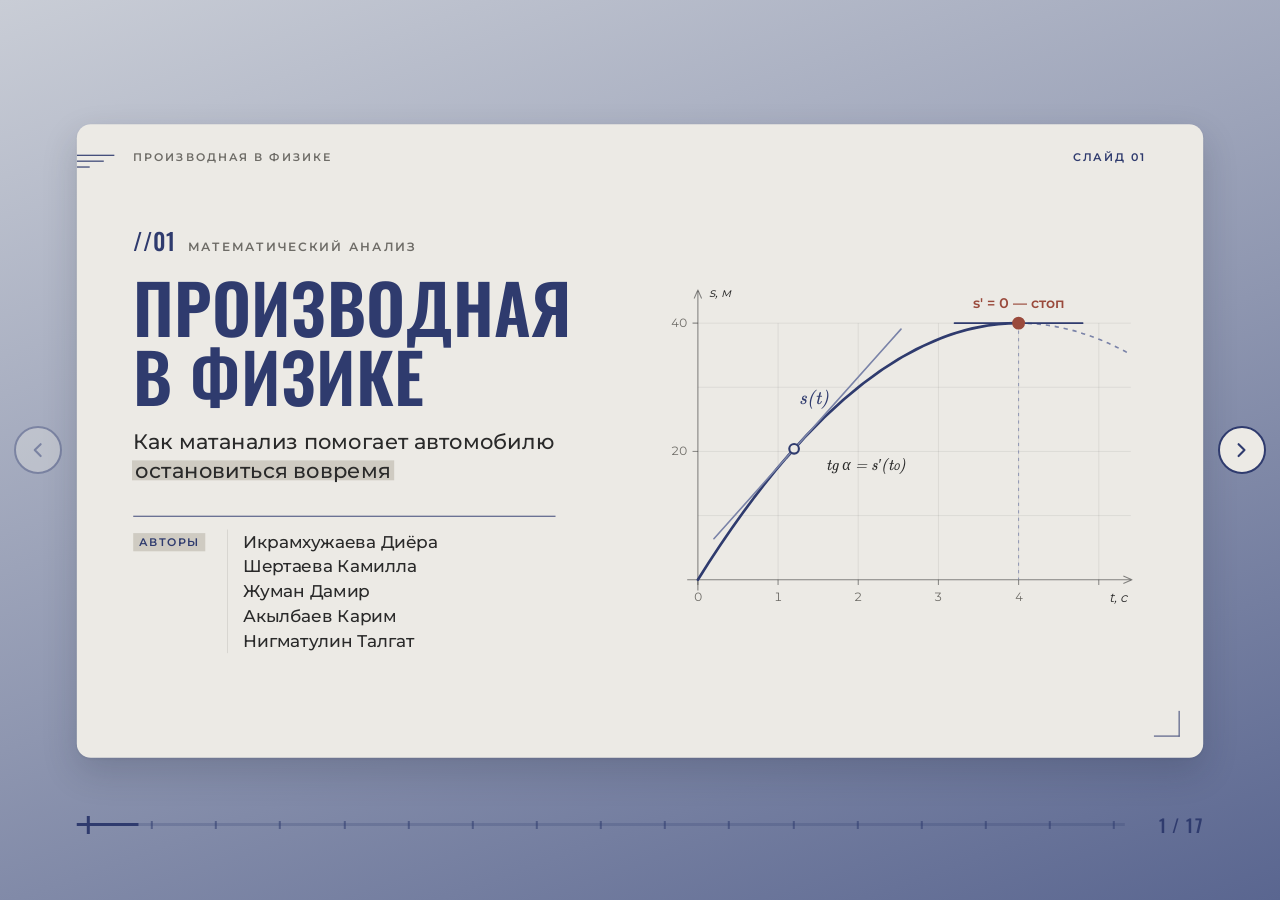
<file: index.html>
<!DOCTYPE html>
<html lang="ru">
<head>
<meta charset="utf-8">
<meta name="viewport" content="width=device-width, initial-scale=1">
<title>Производная в физике — на примере автомобиля</title>
<link rel="stylesheet" href="vendor/katex/katex.min.css">
<link rel="stylesheet" href="style.css">
<link rel="stylesheet" href="illustrations.css">
<script defer src="vendor/katex/katex.min.js"></script>
<script defer src="vendor/katex/contrib/auto-render.min.js"></script>
<script defer src="script.js"></script>
<script defer src="illustrations.js"></script>
</head>
<body>

<div class="stage" id="stage">
<main class="deck" id="deck" data-dir="fwd" aria-roledescription="презентация">

<!-- ============ 1. Титул ============ -->
<section class="slide slide-title" id="s-1" data-n="1" data-tag="Математический анализ" aria-label="Слайд 1">
  <div class="title-text">
    <p class="kicker reveal"><span class="k-num">//01</span><span class="k-label">Математический анализ</span></p>
    <h1 class="reveal">Производная<br>в физике</h1>
    <p class="subtitle reveal">Как матанализ помогает автомобилю <span class="mark">остановиться вовремя</span></p>
    <div class="authors reveal">
      <span class="authors-label">Авторы</span>
      <ul class="authors-list">
        <li>Икрамхужаева Диёра</li>
        <li>Шертаева Камилла</li>
        <li>Жуман Дамир</li>
        <li>Акылбаев Карим</li>
        <li>Нигматулин Талгат</li>
      </ul>
    </div>
  </div>

  <svg class="title-graph" viewBox="0 0 900 640" width="900" height="640" aria-hidden="true">
    <g class="tg-grid">
      <path d="M210 100 V580 M360 100 V580 M510 100 V580 M660 100 V580 M810 100 V580 M60 460 H870 M60 340 H870 M60 220 H870 M60 100 H870"/>
    </g>
    <g class="tg-ticks">
      <line x1="60" y1="580" x2="60" y2="590"/><line x1="210" y1="580" x2="210" y2="590"/>
      <line x1="360" y1="580" x2="360" y2="590"/><line x1="510" y1="580" x2="510" y2="590"/>
      <line x1="660" y1="580" x2="660" y2="590"/><line x1="810" y1="580" x2="810" y2="590"/>
      <line x1="50" y1="340" x2="60" y2="340"/><line x1="50" y1="100" x2="60" y2="100"/>
    </g>
    <g class="tg-labels">
      <text x="60" y="620" text-anchor="middle">0</text>
      <text x="210" y="620" text-anchor="middle">1</text>
      <text x="360" y="620" text-anchor="middle">2</text>
      <text x="510" y="620" text-anchor="middle">3</text>
      <text x="660" y="620" text-anchor="middle">4</text>
      <text x="40" y="107" text-anchor="end">40</text>
      <text x="40" y="347" text-anchor="end">20</text>
    </g>
    <path class="tg-axis" d="M60 600 V40 M40 580 H870"/>
    <path class="tg-axis" d="M53 54 L60 38 L67 54 M856 573 L872 580 L856 587"/>
    <text class="tg-axname" x="80" y="52">s, м</text>
    <text class="tg-axname" x="862" y="622" text-anchor="end">t, с</text>

    <path class="tg-guide" d="M660 100 V580"/>
    <path class="tg-curve-tail" d="M660 100 Q765 100 870 158.8"/>
    <path class="tg-curve" pathLength="1" d="M60 580 Q360 100 660 100"/>

    <path class="tg-tangent" pathLength="1" d="M90 503.2 L440 111.2"/>
    <path class="tg-flat" pathLength="1" d="M540 100 H780"/>

    <circle class="tg-dot tg-dot-1" cx="240" cy="335.2" r="9"/>
    <circle class="tg-dot tg-dot-2" cx="660" cy="100" r="10"/>

    <text class="tg-note tg-note-1" x="300" y="374">tg α = s′(t₀)</text>
    <text class="tg-note tg-note-2" x="660" y="72" text-anchor="middle">s′ = 0 — стоп</text>
    <text class="tg-fn" x="250" y="252">s(t)</text>
  </svg>

  <aside class="notes">
    <p class="notes-speaker"><b>Говорит: Икрамхужаева Диёра</b></p><p>Здравствуйте! Наша тема — производная в физике.</p><p>Мы покажем её на одном сквозном примере — торможении автомобиля: как рассчитать время и путь остановки и где эти расчёты работают в настоящих машинах.</p>
  </aside>
</section>

<!-- ============ 2. Предел ============ -->
<section class="slide layout-split" id="s-2" data-n="2" aria-label="Слайд 2">
  <header class="slide-head">
    <p class="kicker reveal"><span class="k-num">//02</span><span class="k-label">Предел</span></p>
    <h2 class="reveal">Средняя скорость и переход к пределу</h2>
  </header>
  <div class="split">
    <div class="col-text">
      <div class="formula-row reveal">
        <span class="formula-cap">Школьная формула</span>
        <span class="formula-inline">\(v_{\text{ср}} = \dfrac{\Delta s}{\Delta t}\)</span>
      </div>
      <ol class="points ladder">
        <li class="reveal">Не видит динамики внутри \(\Delta t\): разгонов, остановок, рывков</li>
        <li class="reveal">ABS и расчётам нужна <span class="mark">мгновенная скорость</span> — в момент \(t_0\)</li>
        <li class="reveal">Устремляем \(\Delta t \to 0\) — теория пределов</li>
      </ol>
      <figure class="formula formula-key reveal">
        <figcaption>Мгновенная скорость = производная пути</figcaption>
        \[v(t_0)=\lim_{\Delta t\to 0}\frac{\Delta s}{\Delta t}=s'(t_0)\]
      </figure>
    </div>
    <div class="illu" id="illu-2"></div>
  </div>
  <aside class="notes">
    <p class="notes-speaker"><b>Говорит: Икрамхужаева Диёра</b></p><p>Школьная формула средней скорости — путь, делённый на время, — усредняет всё: разгоны, остановки, рывки.</p><p>Системе ABS нужна скорость в конкретный момент. Поэтому мы сжимаем промежуток времени до нуля: на графике секущая поворачивается и становится касательной.</p><p>Предел этого отношения и есть мгновенная скорость, то есть производная пути: вэ от тэ-ноль равно эс штрих от тэ-ноль.</p>
  </aside>
</section>

<!-- ============ 3. Иерархия ============ -->
<section class="slide layout-stack" id="s-3" data-n="3" aria-label="Слайд 3">
  <header class="slide-head">
    <p class="kicker reveal"><span class="k-num">//03</span><span class="k-label">Иерархия производных</span></p>
    <h2 class="reveal">Иерархия производных в механике</h2>
    <p class="lead reveal">Величины связаны одной операцией — <span class="mark">производной по времени</span> \(t\)</p>
  </header>
  <div class="deriv-row">
    <article class="step-card reveal">
      <span class="sc-num">01</span>
      <h3 class="sc-title">Первая производная — скорость</h3>
      <div class="sc-formula">\[v(t)=s'(t)=\frac{ds}{dt}\]</div>
      <p>Интенсивность изменения координаты: сколько метров за бесконечно малую долю секунды</p>
    </article>
    <article class="step-card reveal">
      <span class="sc-num">02</span>
      <h3 class="sc-title">Вторая производная — ускорение</h3>
      <div class="sc-formula">\[a(t)=v'(t)=s''(t)=\frac{d^2s}{dt^2}\]</div>
      <p>Скорость изменения скорости: \(a&gt;0\) — разгон, \(a&lt;0\) — замедление</p>
    </article>
    <aside class="teaser reveal">
      <span class="sc-num">03</span>
      <h3>Третья производная</h3>
      <p class="teaser-sym">\(j(t)\) — рывок</p>
      <p>подробнее — слайд&nbsp;9</p>
    </aside>
  </div>
  <div class="illu" id="illu-3"></div>
  <aside class="notes">
    <p class="notes-speaker"><b>Говорит: Икрамхужаева Диёра</b></p><p>Производная по времени связывает все величины движения в одну цепочку.</p><p>Первая производная пути — скорость. Вторая — ускорение: если оно положительное, машина разгоняется, если отрицательное — тормозит. Третья — рывок, к нему мы вернёмся на девятом слайде.</p><p>Дальше Камилла применит это к задаче о торможении.</p>
  </aside>
</section>

<!-- ============ 4. Модель ============ -->
<section class="slide layout-split" id="s-4" data-n="4" data-tag="Задача №1" aria-label="Слайд 4">
  <header class="slide-head">
    <p class="kicker reveal"><span class="k-num">//04</span><span class="k-label">Модель</span></p>
    <h2 class="reveal">Математическая модель торможения</h2>
  </header>
  <div class="split">
    <div class="col-text">
      <p class="lead-strong reveal">Экстренное торможение: сила трения постоянна — машина <span class="mark">замедляется равномерно</span></p>
      <figure class="formula formula-key reveal">
        <figcaption>Путь с момента нажатия на тормоз</figcaption>
        \[s(t)=v_0t-\frac{at^2}{2}\]
      </figure>
      <dl class="legend reveal">
        <div><dt>\(v_0\)</dt><dd>начальная скорость (при \(t=0\))</dd></div>
        <div><dt>\(a\)</dt><dd>постоянное замедление</dd></div>
      </dl>
      <div class="goal reveal">
        <p class="goal-cap">Цель — найти с помощью производной</p>
        <ul>
          <li><span class="sym">\(t_{\text{ост}}\)</span> время до остановки</li>
          <li><span class="sym">\(S_{\text{торм}}\)</span> полный тормозной путь</li>
        </ul>
      </div>
      <p class="example reveal">Пример: v₀ = 20 м/с (72 км/ч), a = 5 м/с²</p>
    </div>
    <div class="illu" id="illu-4"></div>
  </div>
  <aside class="notes">
    <p class="notes-speaker"><b>Говорит: Шертаева Камилла</b></p><p>Водитель резко тормозит, сила трения постоянна, и машина замедляется равномерно.</p><p>Путь описывается формулой эс равно вэ-ноль тэ минус а тэ квадрат пополам, где вэ-ноль — начальная скорость, а — замедление.</p><p>Задача: найти время до остановки и тормозной путь. Для расчёта возьмём 72 километра в час и замедление 5 метров в секунду за секунду.</p>
  </aside>
</section>

<!-- ============ 5. Расчёт ============ -->
<section class="slide layout-split" id="s-5" data-n="5" data-tag="Задача №1" aria-label="Слайд 5">
  <header class="slide-head">
    <p class="kicker reveal"><span class="k-num">//05</span><span class="k-label">Решение</span></p>
    <h2 class="reveal">Расчёт параметров остановки</h2>
  </header>
  <div class="split">
    <ol class="steps col-text">
      <li class="step-card" data-step="1">
        <span class="sc-num">01</span>
        <h3 class="sc-title">Скорость — первая производная пути</h3>
        <div class="sc-formula">\[v(t)=s'(t)=\left(v_0t-\frac{at^2}{2}\right)'=v_0-at\]</div>
      </li>
      <li class="step-card" data-step="2">
        <span class="sc-num">02</span>
        <h3 class="sc-title">Остановка: скорость равна нулю</h3>
        <div class="sc-formula">\[v_0-at_{\text{ост}}=0\implies t_{\text{ост}}=\frac{v_0}{a}\]</div>
      </li>
      <li class="step-card" data-step="3">
        <span class="sc-num">03</span>
        <h3 class="sc-title">Подставляем \(t_{\text{ост}}\) в функцию пути</h3>
        <div class="sc-formula">\[S_{\text{торм}}=s(t_{\text{ост}})=v_0\!\left(\frac{v_0}{a}\right)-\frac{a}{2}\left(\frac{v_0}{a}\right)^2=\frac{v_0^2}{2a}\]</div>
      </li>
      <li class="step-result" data-step="4">
        <p class="result-main">Тормозной путь <span class="mark">пропорционален \(v_0^2\)</span></p>
        <p class="result-sub">скорость ×2 &nbsp;⟶&nbsp; тормозной путь ×4</p>
      </li>
    </ol>
    <div class="illu" id="illu-5"></div>
  </div>
  <aside class="notes">
    <p class="notes-speaker"><b>Говорит: Шертаева Камилла</b></p><p>Решаем в три шага.</p><p>Производная пути даёт скорость: вэ-ноль минус а тэ.</p><p>В момент остановки скорость равна нулю, отсюда время: вэ-ноль, делённое на а. Для нашей машины это 4 секунды.</p><p>Подставляем это время в формулу пути и получаем вэ-ноль квадрат на два а — 40 метров.</p><p>Главное: путь зависит от квадрата скорости. На 144 километрах в час машина будет тормозить уже 160 метров, вчетверо дальше.</p>
  </aside>
</section>

<!-- ============ 6. Геометрия ============ -->
<section class="slide layout-split" id="s-6" data-n="6" aria-label="Слайд 6">
  <header class="slide-head">
    <p class="kicker reveal"><span class="k-num">//06</span><span class="k-label">Геометрия</span></p>
    <h2 class="reveal">Геометрическая интерпретация</h2>
  </header>
  <div class="split">
    <div class="col-text">
      <figure class="formula formula-key reveal">
        <figcaption>Угловой коэффициент касательной</figcaption>
        \[k=s'(t)=\operatorname{tg}\alpha\]
      </figure>
      <ol class="points ladder">
        <li class="reveal">График \(s(t)\) при торможении — парабола ветвями вниз</li>
        <li class="reveal">Остановка — её вершина, локальный максимум</li>
        <li class="reveal">Касательная горизонтальна: \(\alpha=0^\circ\), \(\operatorname{tg}0^\circ=0\)</li>
      </ol>
      <p class="conclusion reveal"><span class="mark">\(s'(t)=0\)</span> — остановка доказана и физически, и геометрически</p>
    </div>
    <div class="illu" id="illu-6"></div>
  </div>
  <aside class="notes">
    <p class="notes-speaker"><b>Говорит: Шертаева Камилла</b></p><p>То же видно на графике. Производная равна тангенсу угла наклона касательной.</p><p>Путь при торможении — парабола ветвями вниз. Чем ближе остановка, тем положе касательная, а в вершине она горизонтальна: угол ноль, производная ноль.</p><p>Так остановка доказана и физически, и геометрически. Дальше Дамир расскажет, где это применяется.</p>
  </aside>
</section>

<!-- ============ 7. Безопасность ============ -->
<section class="slide layout-stack" id="s-7" data-n="7" aria-label="Слайд 7">
  <header class="slide-head">
    <p class="kicker reveal"><span class="k-num">//07</span><span class="k-label">Безопасность</span></p>
    <h2 class="reveal">Производные в системах безопасности</h2>
  </header>
  <div class="twin">
    <article class="twin-col reveal">
      <h3><span class="tw-num">01</span>Системы ABS и ESP</h3>
      <ul class="points">
        <li>Датчики считывают угол поворота колеса</li>
        <li>Компьютер считает 1-ю производную (скорость вращения) и 2-ю (ускорение колеса)</li>
        <li>2-я производная <span class="mark">резко ушла в минус</span> — блокировка: давление сбрасывается</li>
      </ul>
      <div class="illu" id="illu-7-abs"></div>
    </article>
    <article class="twin-col reveal">
      <h3><span class="tw-num">02</span>Автотехническая экспертиза</h3>
      <ul class="points">
        <li>Формулу тормозного пути применяют <span class="mark">в обратную сторону</span></li>
        <li>Длина следа \(S\) на асфальте — скорость \(v_0\) до аварии</li>
      </ul>
      <figure class="formula formula-compact">
        <figcaption>Из \(S=v_0^2/(2a)\)</figcaption>
        \[v_0=\sqrt{2aS}\]
      </figure>
      <div class="illu" id="illu-7-exp"></div>
    </article>
  </div>
  <aside class="notes">
    <p class="notes-speaker"><b>Говорит: Жуман Дамир</b></p><p>ABS и ESP считают производные в реальном времени. Датчик измеряет угол поворота колеса, компьютер находит скорость вращения и ускорение колеса.</p><p>Если ускорение резко уходит в минус, колесо вот-вот заблокируется. Система на долю секунды сбрасывает давление в тормозах, и машина сохраняет управление.</p><p>Эксперты по ДТП используют формулу тормозного пути наоборот: по длине следа на асфальте находят скорость до аварии — корень из два а эс.</p>
  </aside>
</section>

<!-- ============ 8. Аэродинамика ============ -->
<section class="slide layout-split" id="s-8" data-n="8" aria-label="Слайд 8">
  <header class="slide-head">
    <p class="kicker reveal"><span class="k-num">//08</span><span class="k-label">Аэродинамика</span></p>
    <h2 class="reveal">Производная в аэродинамике</h2>
  </header>
  <div class="split">
    <div class="col-text col-dense">
      <figure class="formula formula-pair reveal">
        <figcaption>Сила и мощность сопротивления</figcaption>
        \[F_{\text{сопр}}=\frac{1}{2}C_x\rho Sv^2\]
        \[P_{\text{сопр}}=F_{\text{сопр}}\cdot v=\frac{1}{2}C_x\rho Sv^3\]
      </figure>
      <dl class="legend reveal">
        <div><dt>\(C_x\)</dt><dd>коэффициент лобового сопротивления</dd></div>
        <div><dt>\(\rho\)</dt><dd>плотность воздуха</dd></div>
        <div><dt>\(S\)</dt><dd>площадь миделева сечения</dd></div>
        <div><dt>\(v\)</dt><dd>мгновенная скорость</dd></div>
      </dl>
      <figure class="formula formula-key reveal">
        <figcaption>Производная мощности — растёт как \(v^2\)</figcaption>
        \[\frac{dP}{dv}=\frac{3}{2}C_x\rho Sv^2\]
      </figure>
      <p class="conclusion reveal">Скорость ×2 — <span class="mark">мощность двигателя ×8</span></p>
    </div>
    <div class="illu" id="illu-8"></div>
  </div>
  <aside class="notes">
    <p class="notes-speaker"><b>Говорит: Жуман Дамир</b></p><p>Сила сопротивления воздуха растёт как квадрат скорости, а мощность на её преодоление — как куб.</p><p>Производная мощности по скорости показывает, что каждый следующий километр в час обходится всё дороже.</p><p>Итог: чтобы поднять максимальную скорость вдвое, мощность двигателя нужно увеличить в восемь раз. Поэтому форму кузова оптимизируют ещё на компьютере.</p>
  </aside>
</section>

<!-- ============ 9. Рывок ============ -->
<section class="slide layout-split" id="s-9" data-n="9" aria-label="Слайд 9">
  <header class="slide-head">
    <p class="kicker reveal"><span class="k-num">//09</span><span class="k-label">Рывок</span></p>
    <h2 class="reveal">Третья производная и плавность хода</h2>
  </header>
  <div class="split">
    <div class="col-text">
      <p class="lead-strong reveal">Подвеске и комфорту мало \(v\) и \(a\): нужен <span class="mark">рывок (jerk)</span> — скорость изменения ускорения</p>
      <figure class="formula formula-key reveal">
        <figcaption>Рывок</figcaption>
        \[j(t)=a'(t)=s'''(t)=\frac{d^3s}{dt^3}\]
      </figure>
      <ol class="points ladder">
        <li class="reveal">Резкий тормоз: ускорение меняется мгновенно, \(j\to\infty\)</li>
        <li class="reveal">Рывок решает, как машина «кивает» носом и что чувствуют шея и позвоночник</li>
        <li class="reveal">Круиз-контроль держит \(j(t)\) ниже порога, обычно до 2&nbsp;м/с³</li>
      </ol>
    </div>
    <div class="illu" id="illu-9"></div>
  </div>
  <aside class="notes">
    <p class="notes-speaker"><b>Говорит: Жуман Дамир</b></p><p>Третья производная пути — рывок, скорость изменения ускорения.</p><p>При резком торможении ускорение меняется почти мгновенно, рывок огромный: машина «клюёт» носом, а шея и спина пассажиров получают нагрузку.</p><p>Адаптивный круиз-контроль тормозит плавно и держит рывок до 2 метров в секунду в кубе. Итоги подведёт Карим.</p>
  </aside>
</section>

<!-- ============ 10. Выводы ============ -->
<section class="slide slide-final" id="s-10" data-n="10" aria-label="Слайд 10">
  <header class="slide-head">
    <p class="kicker reveal"><span class="k-num">//10</span><span class="k-label">Итог</span></p>
    <h2 class="reveal">Выводы</h2>
  </header>

  <ol class="chain">
    <li class="link q-s reveal"><span class="link-sym">s</span><span class="link-name">путь</span><span class="link-f">\(s(t)\)</span></li>
    <li class="arrow reveal" aria-hidden="true"><span>d/dt</span></li>
    <li class="link q-v reveal"><span class="link-sym">v</span><span class="link-name">скорость</span><span class="link-f">\(v=s'\)</span></li>
    <li class="arrow reveal" aria-hidden="true"><span>d/dt</span></li>
    <li class="link q-a reveal"><span class="link-sym">a</span><span class="link-name">ускорение</span><span class="link-f">\(a=s''\)</span></li>
    <li class="arrow reveal" aria-hidden="true"><span>d/dt</span></li>
    <li class="link q-j reveal"><span class="link-sym">j</span><span class="link-name">рывок</span><span class="link-f">\(j=s'''\)</span></li>
  </ol>

  <div class="sum-row">
    <figure class="formula formula-key reveal">
      <figcaption>Производная = мгновенная скорость изменения</figcaption>
      \[f'(t)=\lim_{\Delta t\to 0}\frac{\Delta f}{\Delta t}\]
    </figure>
    <p class="sum-text reveal">Одна идея — четыре величины: каждая следующая есть <span class="mark">производная предыдущей по времени</span>. Так матанализ описывает движение автомобиля в любой момент</p>
  </div>

  <ul class="uses">
    <li class="step-card reveal"><span class="sc-num">01</span><h3 class="sc-title">Тормозной путь</h3><p>\(S=v_0^2/(2a)\): скорость ×2 — путь ×4</p></li>
    <li class="step-card reveal"><span class="sc-num">02</span><h3 class="sc-title">ABS и экспертиза</h3><p>2-я производная колеса; \(v_0=\sqrt{2aS}\)</p></li>
    <li class="step-card reveal"><span class="sc-num">03</span><h3 class="sc-title">Аэродинамика</h3><p>\(P\sim v^3\): скорость ×2 — мощность ×8</p></li>
    <li class="step-card reveal"><span class="sc-num">04</span><h3 class="sc-title">Комфорт</h3><p>круиз-контроль держит \(j\) до 2&nbsp;м/с³</p></li>
  </ul>

  <aside class="notes">
    <p class="notes-speaker"><b>Говорит: Акылбаев Карим</b></p><p>Путь, скорость, ускорение и рывок — одна цепочка производных по времени.</p><p>Тормозной путь растёт как квадрат скорости, мощность сопротивления — как куб. ABS следит за второй производной вращения колеса, а комфорт определяет третья.</p>
  </aside>
</section>

<!-- ============ 11. Проверь себя ============ -->
<section class="slide slide-quiz" id="s-11" data-n="11" aria-label="Слайд 11">
  <header class="slide-head">
    <p class="kicker reveal"><span class="k-num">//11</span><span class="k-label">Вопросы</span></p>
    <h2 class="reveal">Проверь себя: 5 вопросов</h2>
  </header>
  <div class="quiz">
    <button class="qcard reveal" type="button" aria-expanded="false" data-q="1">
      <span class="q-inner">
        <span class="q-face q-front"><span class="q-num">//01</span><span class="q-text">Чем мгновенная скорость отличается от средней и как её найти?</span></span>
        <span class="q-face q-back"><span class="q-num">//01</span><span class="q-text">Средняя \(v_{\text{ср}}=\dfrac{\Delta s}{\Delta t}\) усредняет весь промежуток; мгновенная — предел при \(\Delta t\to 0\): \(v(t_0)=\lim\limits_{\Delta t\to0}\dfrac{\Delta s}{\Delta t}=s'(t_0)\)</span></span>
      </span>
    </button>
    <button class="qcard reveal" type="button" aria-expanded="false" data-q="2">
      <span class="q-inner">
        <span class="q-face q-front"><span class="q-num">//02</span><span class="q-text">Какой физический смысл у второй производной пути по времени?</span></span>
        <span class="q-face q-back"><span class="q-num">//02</span><span class="q-text">Это ускорение \(a(t)=s''(t)\). При \(a&gt;0\) — разгон, при \(a&lt;0\) — замедление</span></span>
      </span>
    </button>
    <button class="qcard reveal" type="button" aria-expanded="false" data-q="3">
      <span class="q-inner">
        <span class="q-face q-front"><span class="q-num">//03</span><span class="q-text">Почему в момент остановки касательная к графику \(s(t)\) горизонтальна?</span></span>
        <span class="q-face q-back"><span class="q-num">//03</span><span class="q-text">Скорость равна нулю: \(s'(t_{\text{ост}})=0=\operatorname{tg}\alpha\), значит \(\alpha=0^\circ\); это вершина параболы</span></span>
      </span>
    </button>
    <button class="qcard reveal" type="button" aria-expanded="false" data-q="4">
      <span class="q-inner">
        <span class="q-face q-front"><span class="q-num">//04</span><span class="q-text">Во сколько раз вырастет тормозной путь, если скорость увеличить в 3 раза?</span></span>
        <span class="q-face q-back"><span class="q-num">//04</span><span class="q-text">В 9 раз, потому что \(S_{\text{торм}}=\dfrac{v_0^2}{2a}\sim v_0^2\)</span></span>
      </span>
    </button>
    <button class="qcard reveal" type="button" aria-expanded="false" data-q="5">
      <span class="q-inner">
        <span class="q-face q-front"><span class="q-num">//05</span><span class="q-text">Что такое рывок и зачем его ограничивают?</span></span>
        <span class="q-face q-back"><span class="q-num">//05</span><span class="q-text">\(j=a'(t)=s'''(t)\) — скорость изменения ускорения. Его держат до ~2&nbsp;м/с³ ради комфорта и безопасности пассажиров</span></span>
      </span>
    </button>
  </div>
  <p class="quiz-hint reveal">Нажмите на вопрос, чтобы увидеть ответ (или клавиши 1–5)</p>
  <aside class="notes">
    <p class="notes-speaker"><b>Говорит: Акылбаев Карим</b></p><p>Проверим себя. Я читаю вопрос, вы отвечаете, потом открываю ответ.</p><p>Короткие ответы после каждой карточки: первый — мгновенная скорость это предел средней, то есть производная пути. Второй — вторая производная это ускорение. Третий — в момент остановки скорость ноль, значит, и тангенс наклона ноль. Четвёртый — путь вырастет в девять раз. Пятый — рывок, третья производная, его держат до двух метров в секунду в кубе.</p><p>(Открывать карточки по одной, после вопроса пауза 3–5 секунд.)</p>
  </aside>
</section>

<!-- ============ 12. Пример 1 ============ -->
<section class="slide layout-split slide-ex" id="s-12" data-n="12" data-tag="Пример №1" aria-label="Слайд 12">
  <header class="slide-head">
    <p class="kicker reveal"><span class="k-num">//12</span><span class="k-label">Пример 1</span></p>
    <h2 class="reveal">Мгновенная скорость</h2>
  </header>
  <div class="split">
    <div class="col-text ex">
      <div class="ex-given reveal">
        <div class="ex-box"><p class="ex-cap">Дано</p><p>\(s(t)=3t^2+2t\) (м)</p></div>
        <div class="ex-box ex-find"><p class="ex-cap">Найти</p><p>\(v(2)\), \(a\)</p></div>
      </div>
      <p class="ex-cap ex-sol-cap reveal">Решение</p>
      <ol class="ex-steps">
        <li data-step="1"><span class="es-n">1</span><span class="es-body">\(v(t)=s'(t)=6t+2\)</span></li>
        <li data-step="2"><span class="es-n">2</span><span class="es-body">\(v(2)=6\cdot2+2=14\) м/с</span></li>
        <li data-step="3"><span class="es-n">3</span><span class="es-body">\(a(t)=v'(t)=6\) м/с²</span></li>
      </ol>
      <div class="ex-answer" data-step="4"><p class="ex-cap">Ответ</p><p>14 м/с; 6 м/с² (движение равноускоренное)</p></div>
    </div>
    <div class="illu" id="illu-12"></div>
  </div>
  <aside class="notes">
    <p class="notes-speaker"><b>Говорит: Акылбаев Карим</b></p><p>Первый пример. Путь равен три тэ квадрат плюс два тэ.</p><p>Производная — шесть тэ плюс два, в момент 2 секунды скорость 14 метров в секунду.</p><p>Вторая производная — 6 метров в секунду за секунду. Ускорение постоянно, движение равноускоренное.</p><p>Остальные примеры разберёт Талгат.</p>
  </aside>
</section>

<!-- ============ 13. Пример 2 ============ -->
<section class="slide layout-split slide-ex" id="s-13" data-n="13" data-tag="Пример №2" aria-label="Слайд 13">
  <header class="slide-head">
    <p class="kicker reveal"><span class="k-num">//13</span><span class="k-label">Пример 2</span></p>
    <h2 class="reveal">Время и путь торможения</h2>
  </header>
  <div class="split">
    <div class="col-text ex">
      <div class="ex-given reveal">
        <div class="ex-box"><p class="ex-cap">Дано</p><p><span class="ln">\(v_0=20\)&nbsp;м/с (72&nbsp;км/ч)</span><span class="ln">\(a=5\)&nbsp;м/с²</span><span class="ln">\(s(t)=20t-2{,}5t^2\)</span></p></div>
        <div class="ex-box ex-find"><p class="ex-cap">Найти</p><p>\(t_{\text{ост}}\), \(S_{\text{торм}}\)</p></div>
      </div>
      <p class="ex-cap ex-sol-cap reveal">Решение</p>
      <ol class="ex-steps">
        <li data-step="1"><span class="es-n">1</span><span class="es-body">\(v(t)=s'(t)=20-5t\)</span></li>
        <li data-step="2"><span class="es-n">2</span><span class="es-body">\(20-5t=0\Rightarrow t_{\text{ост}}=4\) с</span></li>
        <li data-step="3"><span class="es-n">3</span><span class="es-body">\(S=s(4)=80-40=40\) м<span class="es-note">проверка: \(\frac{v_0^2}{2a}=\frac{400}{10}=40\) м</span></span></li>
      </ol>
      <div class="ex-answer" data-step="4"><p class="ex-cap">Ответ</p><p>4 с; 40 м</p><p class="ex-aside">При 144 км/ч тот же автомобиль тормозил бы 160 м — в 4 раза дальше</p></div>
    </div>
    <div class="illu" id="illu-13"></div>
  </div>
  <aside class="notes">
    <p class="notes-speaker"><b>Говорит: Нигматулин Талгат</b></p><p>Пример два: 72 километра в час, замедление 5.</p><p>Скорость — двадцать минус пять тэ, она обнуляется через 4 секунды. Путь за это время — 40 метров, формула вэ-ноль квадрат на два а даёт то же.</p>
  </aside>
</section>

<!-- ============ 14. Пример 3 ============ -->
<section class="slide layout-split slide-ex" id="s-14" data-n="14" data-tag="Пример №3" aria-label="Слайд 14">
  <header class="slide-head">
    <p class="kicker reveal"><span class="k-num">//14</span><span class="k-label">Пример 3</span></p>
    <h2 class="reveal">Автотехническая экспертиза</h2>
  </header>
  <div class="split">
    <div class="col-text ex">
      <div class="ex-given reveal">
        <div class="ex-box"><p class="ex-cap">Дано</p><p><span class="ln">тормозной след \(S=50\)&nbsp;м</span><span class="ln">сухой асфальт: \(a=7\)&nbsp;м/с²</span></p></div>
        <div class="ex-box ex-find"><p class="ex-cap">Найти</p><p>\(v_0\)</p></div>
      </div>
      <p class="ex-cap ex-sol-cap reveal">Решение</p>
      <ol class="ex-steps">
        <li data-step="1"><span class="es-n">1</span><span class="es-body">Из \(S=\dfrac{v_0^2}{2a}\) получаем \(v_0=\sqrt{2aS}\)</span></li>
        <li data-step="2"><span class="es-n">2</span><span class="es-body">\(v_0=\sqrt{2\cdot7\cdot50}=\sqrt{700}\approx26{,}5\) м/с</span></li>
      </ol>
      <div class="ex-answer" data-step="3"><p class="ex-cap">Ответ</p><p>≈ 26,5 м/с ≈ 95 км/ч</p></div>
    </div>
    <div class="illu" id="illu-14"></div>
  </div>
  <aside class="notes">
    <p class="notes-speaker"><b>Говорит: Нигматулин Талгат</b></p><p>Пример три. Тормозной след — 50 метров, сухой асфальт даёт замедление 7.</p><p>Скорость — корень из два а эс, корень из 700, около 26,5 метра в секунду. Это примерно 95 километров в час — по одному следу видно превышение в городе.</p>
  </aside>
</section>

<!-- ============ 15. Пример 4 ============ -->
<section class="slide layout-split slide-ex" id="s-15" data-n="15" data-tag="Пример №4" aria-label="Слайд 15">
  <header class="slide-head">
    <p class="kicker reveal"><span class="k-num">//15</span><span class="k-label">Пример 4</span></p>
    <h2 class="reveal">Аэродинамика: мощность сопротивления</h2>
  </header>
  <div class="split">
    <div class="col-text ex">
      <div class="ex-given reveal">
        <div class="ex-box"><p class="ex-cap">Дано</p><p><span class="ln">\(C_x=0{,}3\), \(\rho=1{,}2\)&nbsp;кг/м³</span><span class="ln">\(S=2{,}2\)&nbsp;м²</span><span class="ln">\(v=30\)&nbsp;м/с (108&nbsp;км/ч)</span></p></div>
        <div class="ex-box ex-find"><p class="ex-cap">Найти</p><p>\(P_{\text{сопр}}\), \(\dfrac{dP}{dv}\)</p></div>
      </div>
      <p class="ex-cap ex-sol-cap reveal">Решение</p>
      <ol class="ex-steps">
        <li data-step="1"><span class="es-n">1</span><span class="es-body">\(P=\frac12C_x\rho Sv^3=0{,}396\cdot27000\approx10{,}7\) кВт</span></li>
        <li data-step="2"><span class="es-n">2</span><span class="es-body">\(\frac{dP}{dv}=\frac32C_x\rho Sv^2=1{,}188\cdot900\approx1069\)&nbsp;Вт<span class="es-note">на каждый 1&nbsp;м/с скорости</span></span></li>
        <li data-step="3"><span class="es-n">3</span><span class="es-body">При \(v=60\) м/с: \(P\approx85{,}5\) кВт — в 8 раз больше</span></li>
      </ol>
      <div class="ex-answer" data-step="4"><p class="ex-cap">Ответ</p><p>≈ 10,7 кВт; ≈ 1,07 кВт/(м/с); скорость ×2 → мощность ×8</p></div>
    </div>
    <div class="illu" id="illu-15"></div>
  </div>
  <aside class="notes">
    <p class="notes-speaker"><b>Говорит: Нигматулин Талгат</b></p><p>Пример четыре — обычная легковая машина на 108 километрах в час.</p><p>На сопротивление воздуха уходит около 10,7 киловатта. Каждый следующий метр в секунду добавляет примерно киловатт.</p><p>При вдвое большей скорости мощность вырастает до 85,5 киловатта — ровно в восемь раз.</p>
  </aside>
</section>

<!-- ============ 16. Пример 5 ============ -->
<section class="slide layout-split slide-ex" id="s-16" data-n="16" data-tag="Пример №5" aria-label="Слайд 16">
  <header class="slide-head">
    <p class="kicker reveal"><span class="k-num">//16</span><span class="k-label">Пример 5</span></p>
    <h2 class="reveal">Рывок и комфорт</h2>
  </header>
  <div class="split">
    <div class="col-text ex">
      <div class="ex-given reveal">
        <div class="ex-box"><p class="ex-cap">Дано</p><p>\(s(t)=\dfrac{t^3}{3}+5t\) (м)</p></div>
        <div class="ex-box ex-find"><p class="ex-cap">Найти</p><p>\(v(3)\), \(a(3)\), \(j\); оценить комфорт</p></div>
      </div>
      <p class="ex-cap ex-sol-cap reveal">Решение</p>
      <ol class="ex-steps">
        <li data-step="1"><span class="es-n">1</span><span class="es-body">\(v=t^2+5\Rightarrow v(3)=14\) м/с</span></li>
        <li data-step="2"><span class="es-n">2</span><span class="es-body">\(a=2t\Rightarrow a(3)=6\) м/с²</span></li>
        <li data-step="3"><span class="es-n">3</span><span class="es-body">\(j=a'=2\) м/с³</span></li>
      </ol>
      <div class="ex-answer" data-step="4"><p class="ex-cap">Ответ</p><p>14 м/с; 6 м/с²; \(j=2\) м/с³ — ровно на границе комфорта</p></div>
    </div>
    <div class="illu" id="illu-16"></div>
  </div>
  <aside class="notes">
    <p class="notes-speaker"><b>Говорит: Нигматулин Талгат</b></p><p>Последний пример: путь — тэ в кубе на три плюс пять тэ.</p><p>Скорость в момент 3 секунды — 14 метров в секунду, ускорение — 6, рывок — 2 метра в секунду в кубе.</p><p>Это ровно граница комфорта: ехать можно, но тормозить резче уже нельзя.</p>
  </aside>
</section>

<!-- ============ 17. Спасибо ============ -->
<section class="slide slide-title slide-thanks" id="s-17" data-n="17" aria-label="Слайд 17">
  <div class="title-text">
    <p class="kicker reveal"><span class="k-num">//17</span><span class="k-label">Финал</span></p>
    <h1 class="reveal">Спасибо<br>за внимание!</h1>
    <p class="subtitle reveal"><span class="mark">Вопросы?</span></p>
    <dl class="title-meta reveal">
      <div><dt>Авторы</dt><dd class="authors-inline">Икрамхужаева&nbsp;Диёра · Шертаева&nbsp;Камилла · Жуман&nbsp;Дамир · Акылбаев&nbsp;Карим · Нигматулин&nbsp;Талгат</dd></div>
      <div><dt>Тема</dt><dd>Производная в физике</dd></div>
    </dl>
  </div>

  <svg class="title-graph" viewBox="0 0 900 640" width="900" height="640" aria-hidden="true">
    <g class="tg-grid">
      <path d="M210 100 V580 M360 100 V580 M510 100 V580 M660 100 V580 M810 100 V580 M60 460 H870 M60 340 H870 M60 220 H870 M60 100 H870"/>
    </g>
    <path class="tg-axis" d="M60 600 V40 M40 580 H870"/>
    <path class="tg-axis" d="M53 54 L60 38 L67 54 M856 573 L872 580 L856 587"/>
    <text class="tg-axname" x="80" y="52">s, м</text>
    <text class="tg-axname" x="862" y="622" text-anchor="end">t, с</text>
    <path class="tg-guide" d="M660 100 V580"/>
    <path class="tg-curve" pathLength="1" d="M60 580 Q360 100 660 100"/>
    <path class="tg-flat" pathLength="1" d="M540 100 H780"/>
    <circle class="tg-dot tg-dot-2" cx="660" cy="100" r="10"/>
    <text class="tg-note tg-note-2" x="660" y="72" text-anchor="middle">остановились вовремя</text>
    <text class="tg-fn" x="250" y="252">s(t)</text>
  </svg>

  <aside class="notes">
    <p class="notes-speaker"><b>Говорит: Икрамхужаева Диёра</b></p><p>Производная описывает движение в каждый момент: где машина остановится, сколько энергии потратит и насколько мягко затормозит.</p><p>Спасибо за внимание! Готовы ответить на вопросы.</p>
  </aside>
</section>

</main>
</div>

<!-- навигация (вне карточки) -->
<button class="nav-arrow nav-prev" id="prev" type="button" aria-label="Предыдущий слайд">
  <svg viewBox="0 0 24 24" width="28" height="28" aria-hidden="true"><path d="M15 5 L8 12 L15 19"/></svg>
</button>
<button class="nav-arrow nav-next" id="next" type="button" aria-label="Следующий слайд">
  <svg viewBox="0 0 24 24" width="28" height="28" aria-hidden="true"><path d="M9 5 L16 12 L9 19"/></svg>
</button>
<div class="hud" id="hud">
  <div class="hud-track">
    <div class="progress" aria-hidden="true"><div class="progress-fill" id="progress"></div></div>
    <nav class="ruler" id="ruler" aria-label="Слайды"></nav>
  </div>
  <span class="counter" id="counter" aria-live="polite">1 / 17</span>
</div>

<div class="notes-panel" id="notes-panel" hidden>
  <div class="notes-head"><span id="notes-title">Заметки</span><span class="notes-hint">N — скрыть, Esc — закрыть</span></div>
  <div class="notes-body" id="notes-body"></div>
</div>

</body>
</html>
</file>
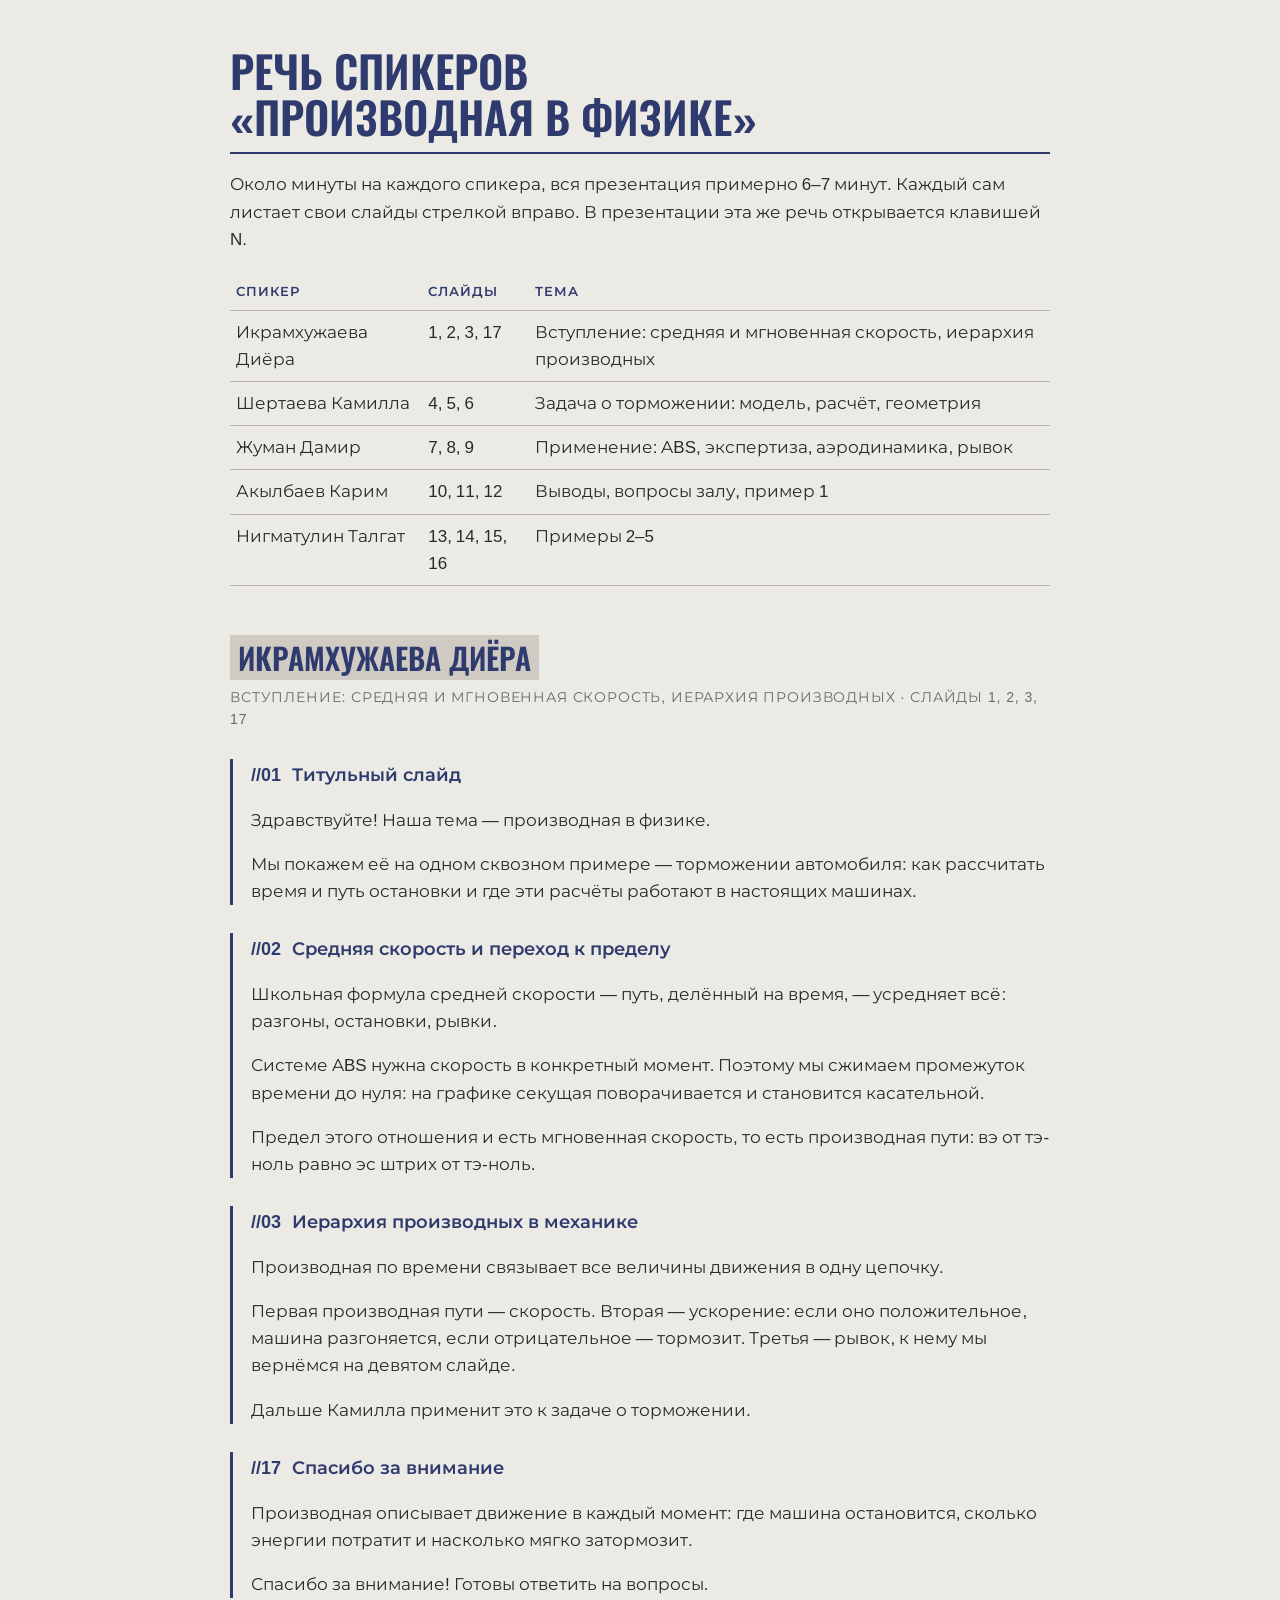
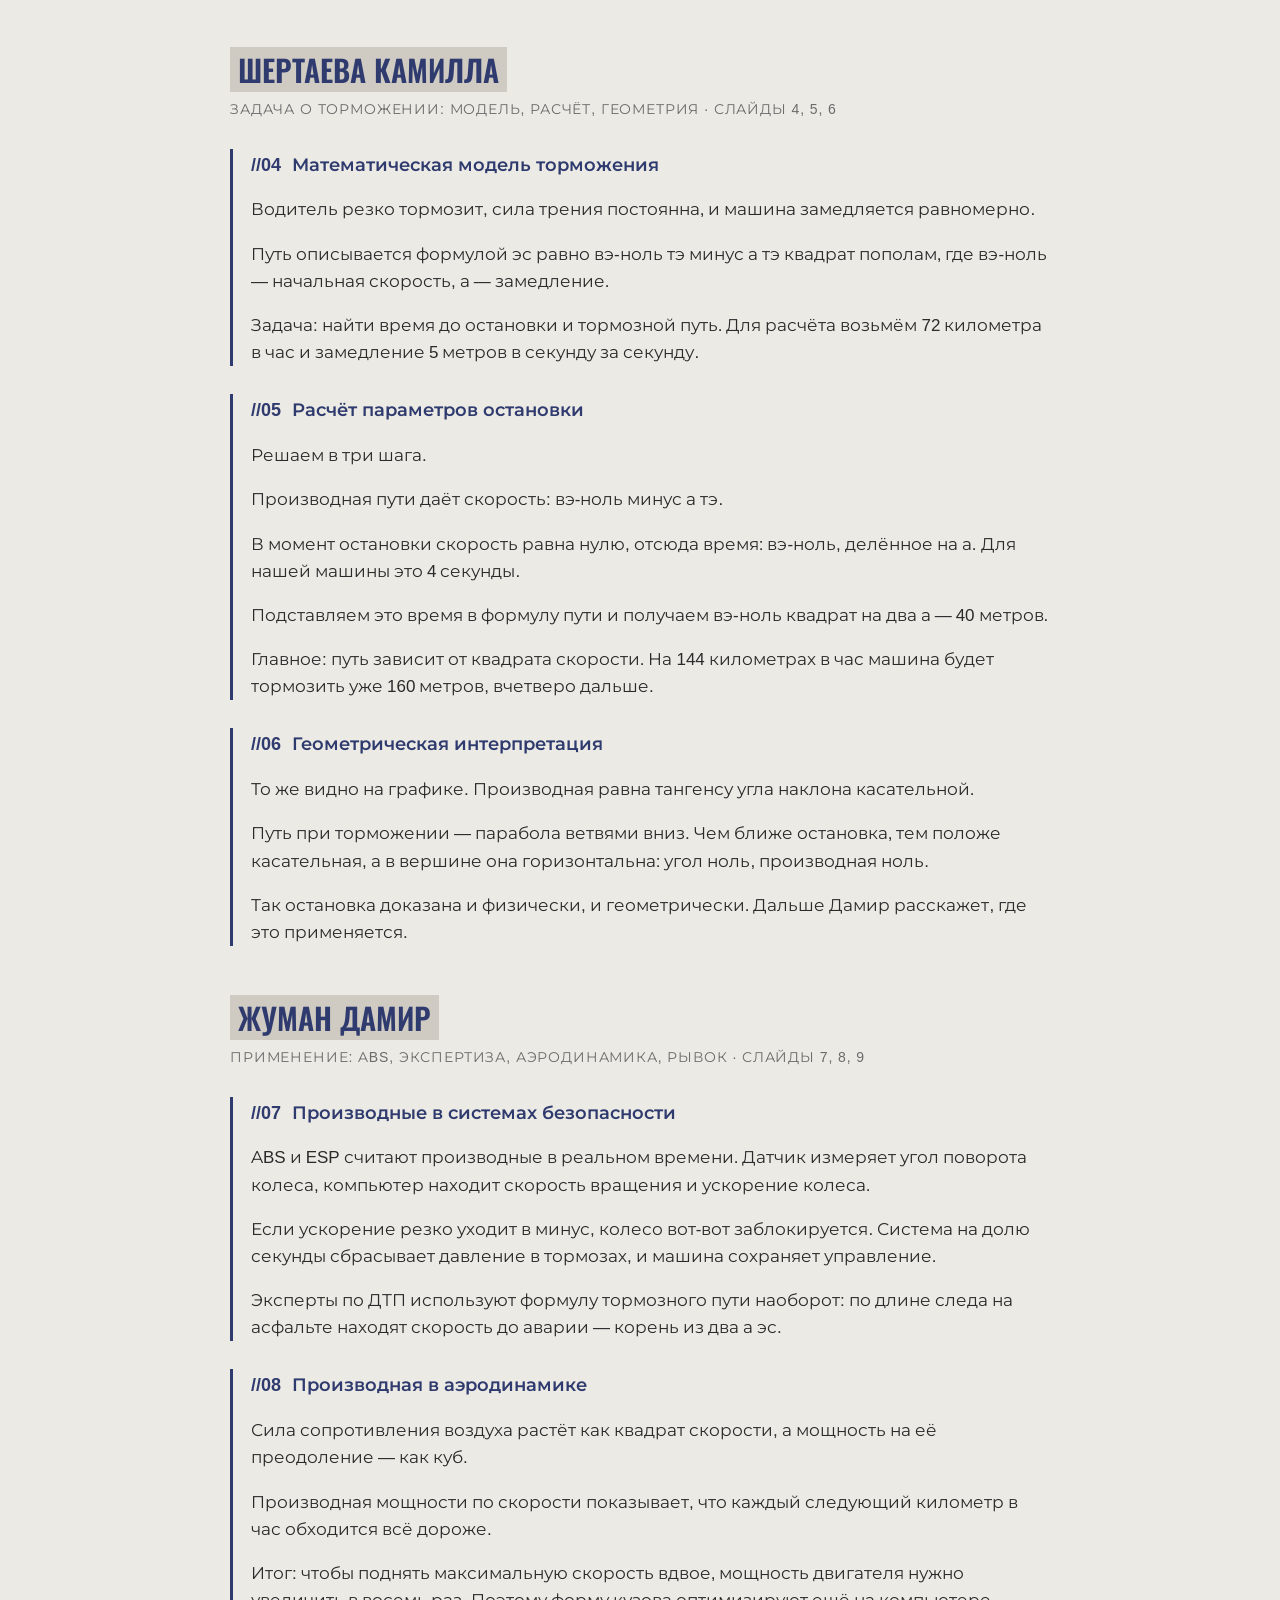
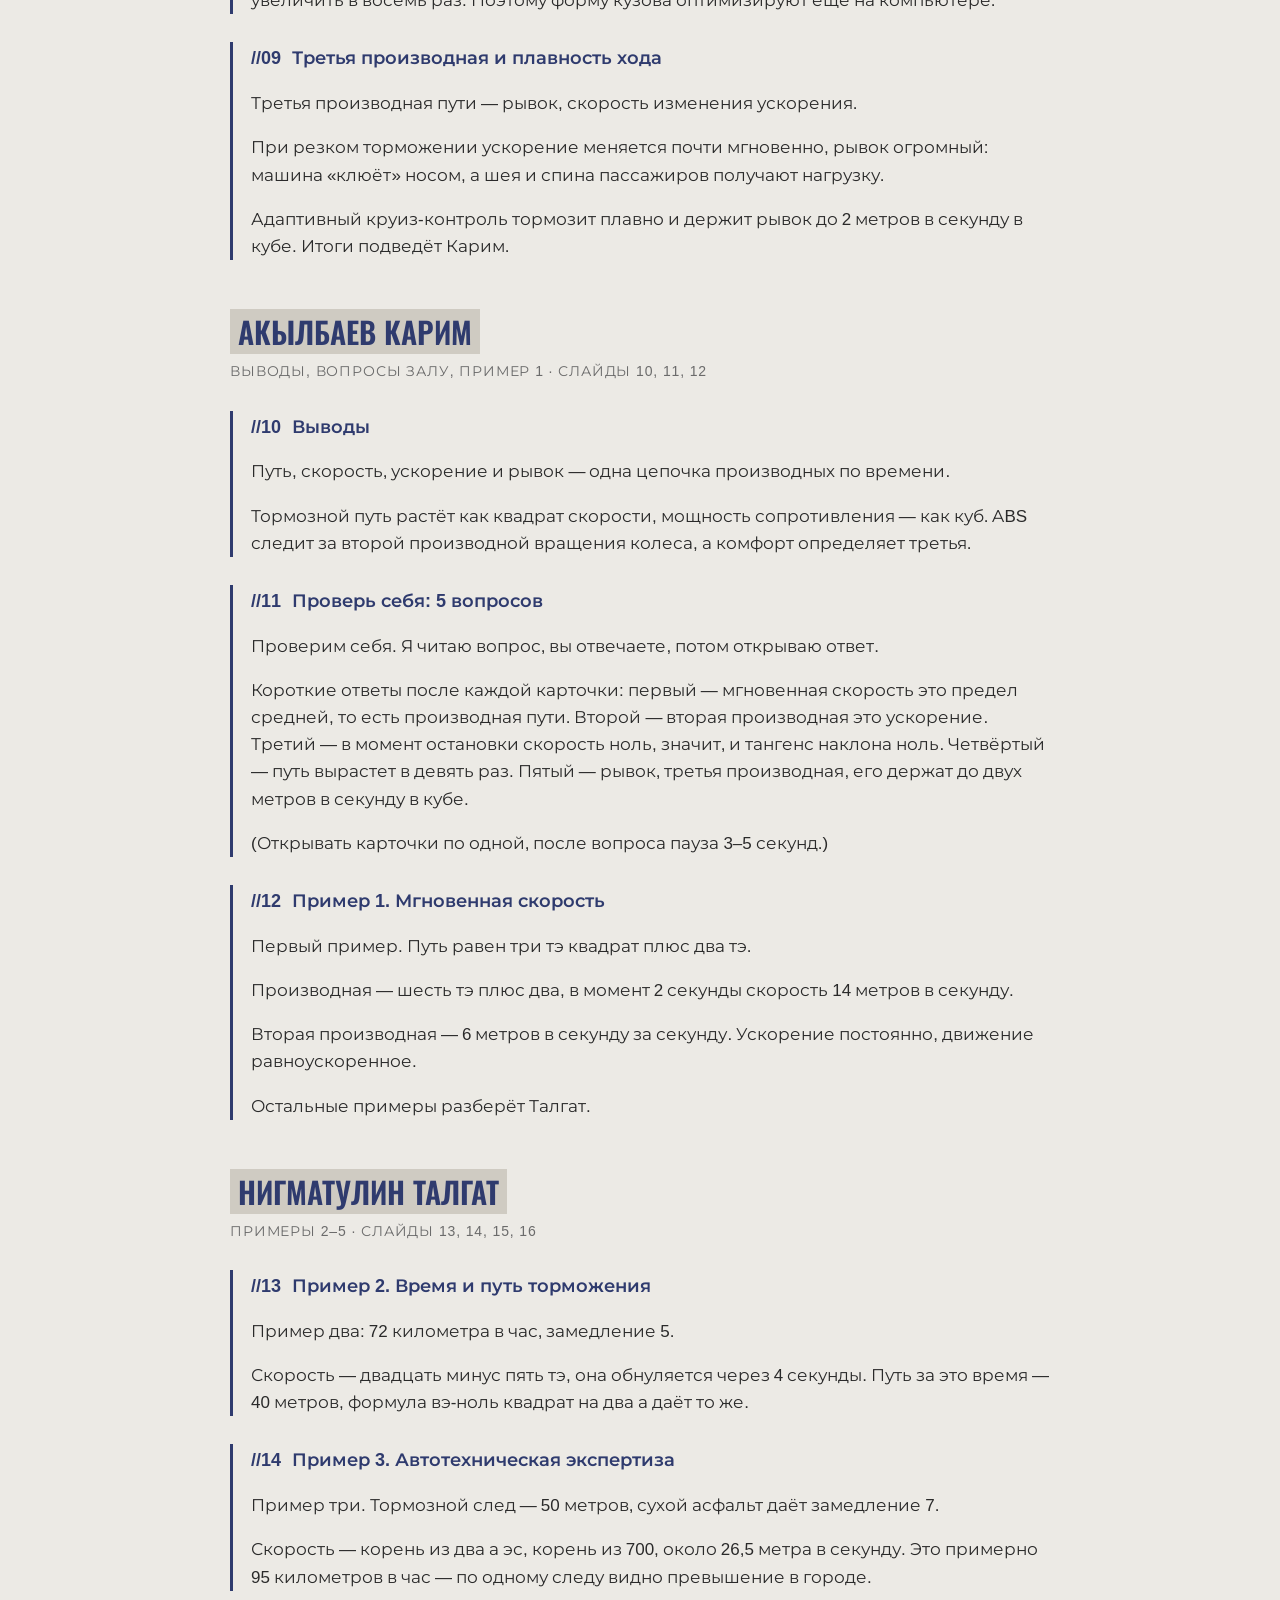
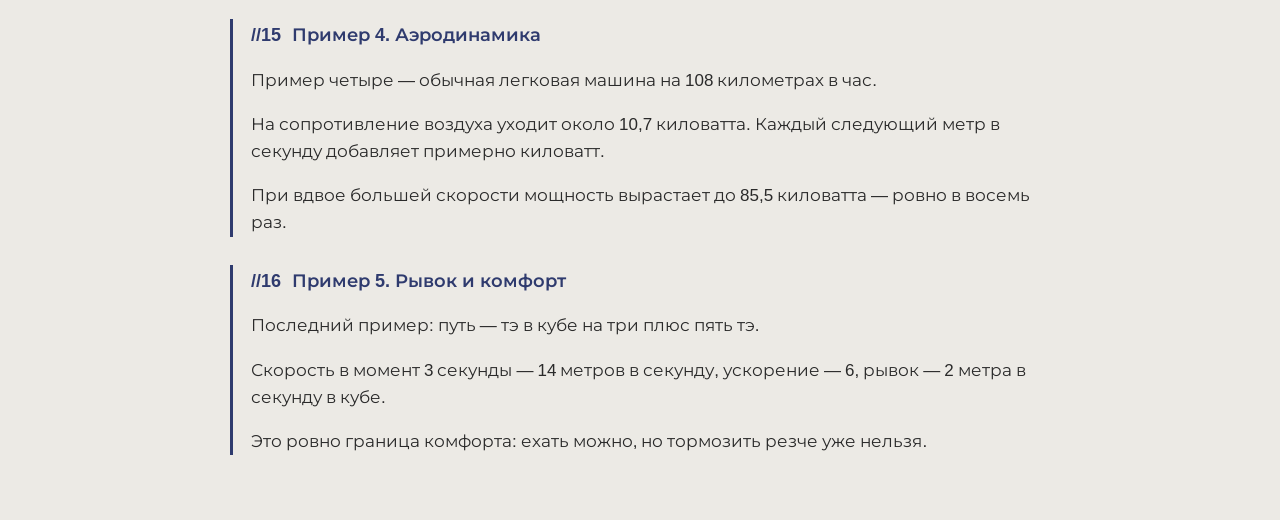
<file: речь_спикеров.html>
<!DOCTYPE html><html lang="ru"><head><meta charset="utf-8"><title>Речь спикеров — Производная в физике</title>
<style>
@font-face{font-family:Montserrat;font-weight:400;src:url(vendor/fonts/montserrat-cyrillic-400-normal.woff2) format("woff2")}
@font-face{font-family:Montserrat;font-weight:600;src:url(vendor/fonts/montserrat-cyrillic-600-normal.woff2) format("woff2")}
@font-face{font-family:Oswald;src:url(vendor/fonts/oswald-cyrillic-600-normal.woff2) format("woff2")}
body{margin:0;background:#ECEAE5;color:#2A2A2A;font:17px/1.6 Montserrat,"Segoe UI",Arial,sans-serif}
main{max-width:820px;margin:0 auto;padding:48px 32px}
h1{font-family:Oswald,"Arial Narrow",sans-serif;color:#2F3B6E;text-transform:uppercase;font-size:44px;line-height:1.05;margin:0 0 8px;border-bottom:2px solid #2F3B6E;padding-bottom:12px}
h2{font-family:Oswald,"Arial Narrow",sans-serif;color:#2F3B6E;text-transform:uppercase;font-size:30px;margin:48px 0 4px}
mark{background:#CFCBC2;color:inherit;padding:0 8px}
h3{color:#2F3B6E;font-size:18px;margin:28px 0 6px} .num{font-family:Oswald,sans-serif;margin-right:6px}
.topic{color:#6b6b6b;font-size:14px;letter-spacing:.06em;text-transform:uppercase;margin:0}
table{border-collapse:collapse;width:100%;margin:20px 0} td,th{border-bottom:1px solid #b9b5ac;padding:8px 6px;text-align:left;vertical-align:top} th{color:#2F3B6E;font-size:13px;text-transform:uppercase;letter-spacing:.08em}
article{border-left:3px solid #2F3B6E;padding-left:18px}
@media print{body{background:#fff} .speaker{break-before:page} .speaker:first-of-type{break-before:auto} article{break-inside:avoid}}
</style></head><body><main>
<h1>Речь спикеров<br>«Производная в физике»</h1>
<p>Около минуты на каждого спикера, вся презентация примерно 6–7 минут. Каждый сам листает свои слайды стрелкой вправо. В презентации эта же речь открывается клавишей N.</p>
<table><tr><th>Спикер</th><th>Слайды</th><th>Тема</th></tr><tr><td>Икрамхужаева Диёра</td><td>1, 2, 3, 17</td><td>Вступление: средняя и мгновенная скорость, иерархия производных</td></tr><tr><td>Шертаева Камилла</td><td>4, 5, 6</td><td>Задача о торможении: модель, расчёт, геометрия</td></tr><tr><td>Жуман Дамир</td><td>7, 8, 9</td><td>Применение: ABS, экспертиза, аэродинамика, рывок</td></tr><tr><td>Акылбаев Карим</td><td>10, 11, 12</td><td>Выводы, вопросы залу, пример 1</td></tr><tr><td>Нигматулин Талгат</td><td>13, 14, 15, 16</td><td>Примеры 2–5</td></tr></table>
<section class="speaker"><h2><mark>Икрамхужаева Диёра</mark></h2><p class="topic">Вступление: средняя и мгновенная скорость, иерархия производных · слайды 1, 2, 3, 17</p><article><h3><span class="num">//01</span> Титульный слайд</h3><p>Здравствуйте! Наша тема — производная в физике.</p><p>Мы покажем её на одном сквозном примере — торможении автомобиля: как рассчитать время и путь остановки и где эти расчёты работают в настоящих машинах.</p></article><article><h3><span class="num">//02</span> Средняя скорость и переход к пределу</h3><p>Школьная формула средней скорости — путь, делённый на время, — усредняет всё: разгоны, остановки, рывки.</p><p>Системе ABS нужна скорость в конкретный момент. Поэтому мы сжимаем промежуток времени до нуля: на графике секущая поворачивается и становится касательной.</p><p>Предел этого отношения и есть мгновенная скорость, то есть производная пути: вэ от тэ-ноль равно эс штрих от тэ-ноль.</p></article><article><h3><span class="num">//03</span> Иерархия производных в механике</h3><p>Производная по времени связывает все величины движения в одну цепочку.</p><p>Первая производная пути — скорость. Вторая — ускорение: если оно положительное, машина разгоняется, если отрицательное — тормозит. Третья — рывок, к нему мы вернёмся на девятом слайде.</p><p>Дальше Камилла применит это к задаче о торможении.</p></article><article><h3><span class="num">//17</span> Спасибо за внимание</h3><p>Производная описывает движение в каждый момент: где машина остановится, сколько энергии потратит и насколько мягко затормозит.</p><p>Спасибо за внимание! Готовы ответить на вопросы.</p></article></section><section class="speaker"><h2><mark>Шертаева Камилла</mark></h2><p class="topic">Задача о торможении: модель, расчёт, геометрия · слайды 4, 5, 6</p><article><h3><span class="num">//04</span> Математическая модель торможения</h3><p>Водитель резко тормозит, сила трения постоянна, и машина замедляется равномерно.</p><p>Путь описывается формулой эс равно вэ-ноль тэ минус а тэ квадрат пополам, где вэ-ноль — начальная скорость, а — замедление.</p><p>Задача: найти время до остановки и тормозной путь. Для расчёта возьмём 72 километра в час и замедление 5 метров в секунду за секунду.</p></article><article><h3><span class="num">//05</span> Расчёт параметров остановки</h3><p>Решаем в три шага.</p><p>Производная пути даёт скорость: вэ-ноль минус а тэ.</p><p>В момент остановки скорость равна нулю, отсюда время: вэ-ноль, делённое на а. Для нашей машины это 4 секунды.</p><p>Подставляем это время в формулу пути и получаем вэ-ноль квадрат на два а — 40 метров.</p><p>Главное: путь зависит от квадрата скорости. На 144 километрах в час машина будет тормозить уже 160 метров, вчетверо дальше.</p></article><article><h3><span class="num">//06</span> Геометрическая интерпретация</h3><p>То же видно на графике. Производная равна тангенсу угла наклона касательной.</p><p>Путь при торможении — парабола ветвями вниз. Чем ближе остановка, тем положе касательная, а в вершине она горизонтальна: угол ноль, производная ноль.</p><p>Так остановка доказана и физически, и геометрически. Дальше Дамир расскажет, где это применяется.</p></article></section><section class="speaker"><h2><mark>Жуман Дамир</mark></h2><p class="topic">Применение: ABS, экспертиза, аэродинамика, рывок · слайды 7, 8, 9</p><article><h3><span class="num">//07</span> Производные в системах безопасности</h3><p>ABS и ESP считают производные в реальном времени. Датчик измеряет угол поворота колеса, компьютер находит скорость вращения и ускорение колеса.</p><p>Если ускорение резко уходит в минус, колесо вот-вот заблокируется. Система на долю секунды сбрасывает давление в тормозах, и машина сохраняет управление.</p><p>Эксперты по ДТП используют формулу тормозного пути наоборот: по длине следа на асфальте находят скорость до аварии — корень из два а эс.</p></article><article><h3><span class="num">//08</span> Производная в аэродинамике</h3><p>Сила сопротивления воздуха растёт как квадрат скорости, а мощность на её преодоление — как куб.</p><p>Производная мощности по скорости показывает, что каждый следующий километр в час обходится всё дороже.</p><p>Итог: чтобы поднять максимальную скорость вдвое, мощность двигателя нужно увеличить в восемь раз. Поэтому форму кузова оптимизируют ещё на компьютере.</p></article><article><h3><span class="num">//09</span> Третья производная и плавность хода</h3><p>Третья производная пути — рывок, скорость изменения ускорения.</p><p>При резком торможении ускорение меняется почти мгновенно, рывок огромный: машина «клюёт» носом, а шея и спина пассажиров получают нагрузку.</p><p>Адаптивный круиз-контроль тормозит плавно и держит рывок до 2 метров в секунду в кубе. Итоги подведёт Карим.</p></article></section><section class="speaker"><h2><mark>Акылбаев Карим</mark></h2><p class="topic">Выводы, вопросы залу, пример 1 · слайды 10, 11, 12</p><article><h3><span class="num">//10</span> Выводы</h3><p>Путь, скорость, ускорение и рывок — одна цепочка производных по времени.</p><p>Тормозной путь растёт как квадрат скорости, мощность сопротивления — как куб. ABS следит за второй производной вращения колеса, а комфорт определяет третья.</p></article><article><h3><span class="num">//11</span> Проверь себя: 5 вопросов</h3><p>Проверим себя. Я читаю вопрос, вы отвечаете, потом открываю ответ.</p><p>Короткие ответы после каждой карточки: первый — мгновенная скорость это предел средней, то есть производная пути. Второй — вторая производная это ускорение. Третий — в момент остановки скорость ноль, значит, и тангенс наклона ноль. Четвёртый — путь вырастет в девять раз. Пятый — рывок, третья производная, его держат до двух метров в секунду в кубе.</p><p>(Открывать карточки по одной, после вопроса пауза 3–5 секунд.)</p></article><article><h3><span class="num">//12</span> Пример 1. Мгновенная скорость</h3><p>Первый пример. Путь равен три тэ квадрат плюс два тэ.</p><p>Производная — шесть тэ плюс два, в момент 2 секунды скорость 14 метров в секунду.</p><p>Вторая производная — 6 метров в секунду за секунду. Ускорение постоянно, движение равноускоренное.</p><p>Остальные примеры разберёт Талгат.</p></article></section><section class="speaker"><h2><mark>Нигматулин Талгат</mark></h2><p class="topic">Примеры 2–5 · слайды 13, 14, 15, 16</p><article><h3><span class="num">//13</span> Пример 2. Время и путь торможения</h3><p>Пример два: 72 километра в час, замедление 5.</p><p>Скорость — двадцать минус пять тэ, она обнуляется через 4 секунды. Путь за это время — 40 метров, формула вэ-ноль квадрат на два а даёт то же.</p></article><article><h3><span class="num">//14</span> Пример 3. Автотехническая экспертиза</h3><p>Пример три. Тормозной след — 50 метров, сухой асфальт даёт замедление 7.</p><p>Скорость — корень из два а эс, корень из 700, около 26,5 метра в секунду. Это примерно 95 километров в час — по одному следу видно превышение в городе.</p></article><article><h3><span class="num">//15</span> Пример 4. Аэродинамика</h3><p>Пример четыре — обычная легковая машина на 108 километрах в час.</p><p>На сопротивление воздуха уходит около 10,7 киловатта. Каждый следующий метр в секунду добавляет примерно киловатт.</p><p>При вдвое большей скорости мощность вырастает до 85,5 киловатта — ровно в восемь раз.</p></article><article><h3><span class="num">//16</span> Пример 5. Рывок и комфорт</h3><p>Последний пример: путь — тэ в кубе на три плюс пять тэ.</p><p>Скорость в момент 3 секунды — 14 метров в секунду, ускорение — 6, рывок — 2 метра в секунду в кубе.</p><p>Это ровно граница комфорта: ехать можно, но тормозить резче уже нельзя.</p></article></section>
</main></body></html>
</file>
<file: style.css>
/* =========================================================
   «Производная в физике» — каркас и оформление (контракт v2)
   Редакционный стиль: бумага, navy-линии, Oswald + Montserrat.
   Карточка-слайд 1920×1080, масштабируется script.js
   ========================================================= */

/* ---------- шрифты (локально, vendor/fonts) ---------- */
@font-face { font-family: "Oswald"; font-style: normal; font-weight: 500; font-display: swap;
  src: url("vendor/fonts/oswald-cyrillic-500-normal.woff2") format("woff2");
  unicode-range: U+0301, U+0400-045F, U+0490-0491, U+04B0-04B1, U+2116; }
@font-face { font-family: "Oswald"; font-style: normal; font-weight: 500; font-display: swap;
  src: url("vendor/fonts/oswald-latin-500-normal.woff2") format("woff2");
  unicode-range: U+0000-00FF, U+0131, U+0152-0153, U+02BB-02BC, U+02C6, U+02DA, U+02DC, U+0304, U+0308, U+0329, U+2000-206F, U+20AC, U+2122, U+2191, U+2193, U+2212, U+2215, U+FEFF, U+FFFD; }
@font-face { font-family: "Oswald"; font-style: normal; font-weight: 600; font-display: swap;
  src: url("vendor/fonts/oswald-cyrillic-600-normal.woff2") format("woff2");
  unicode-range: U+0301, U+0400-045F, U+0490-0491, U+04B0-04B1, U+2116; }
@font-face { font-family: "Oswald"; font-style: normal; font-weight: 600; font-display: swap;
  src: url("vendor/fonts/oswald-latin-600-normal.woff2") format("woff2");
  unicode-range: U+0000-00FF, U+0131, U+0152-0153, U+02BB-02BC, U+02C6, U+02DA, U+02DC, U+0304, U+0308, U+0329, U+2000-206F, U+20AC, U+2122, U+2191, U+2193, U+2212, U+2215, U+FEFF, U+FFFD; }

@font-face { font-family: "Montserrat"; font-style: normal; font-weight: 300; font-display: swap;
  src: url("vendor/fonts/montserrat-cyrillic-300-normal.woff2") format("woff2");
  unicode-range: U+0301, U+0400-045F, U+0490-0491, U+04B0-04B1, U+2116; }
@font-face { font-family: "Montserrat"; font-style: normal; font-weight: 300; font-display: swap;
  src: url("vendor/fonts/montserrat-latin-300-normal.woff2") format("woff2");
  unicode-range: U+0000-00FF, U+0131, U+0152-0153, U+02BB-02BC, U+02C6, U+02DA, U+02DC, U+0304, U+0308, U+0329, U+2000-206F, U+20AC, U+2122, U+2191, U+2193, U+2212, U+2215, U+FEFF, U+FFFD; }
@font-face { font-family: "Montserrat"; font-style: normal; font-weight: 400; font-display: swap;
  src: url("vendor/fonts/montserrat-cyrillic-400-normal.woff2") format("woff2");
  unicode-range: U+0301, U+0400-045F, U+0490-0491, U+04B0-04B1, U+2116; }
@font-face { font-family: "Montserrat"; font-style: normal; font-weight: 400; font-display: swap;
  src: url("vendor/fonts/montserrat-latin-400-normal.woff2") format("woff2");
  unicode-range: U+0000-00FF, U+0131, U+0152-0153, U+02BB-02BC, U+02C6, U+02DA, U+02DC, U+0304, U+0308, U+0329, U+2000-206F, U+20AC, U+2122, U+2191, U+2193, U+2212, U+2215, U+FEFF, U+FFFD; }
@font-face { font-family: "Montserrat"; font-style: normal; font-weight: 500; font-display: swap;
  src: url("vendor/fonts/montserrat-cyrillic-500-normal.woff2") format("woff2");
  unicode-range: U+0301, U+0400-045F, U+0490-0491, U+04B0-04B1, U+2116; }
@font-face { font-family: "Montserrat"; font-style: normal; font-weight: 500; font-display: swap;
  src: url("vendor/fonts/montserrat-latin-500-normal.woff2") format("woff2");
  unicode-range: U+0000-00FF, U+0131, U+0152-0153, U+02BB-02BC, U+02C6, U+02DA, U+02DC, U+0304, U+0308, U+0329, U+2000-206F, U+20AC, U+2122, U+2191, U+2193, U+2212, U+2215, U+FEFF, U+FFFD; }
@font-face { font-family: "Montserrat"; font-style: normal; font-weight: 600; font-display: swap;
  src: url("vendor/fonts/montserrat-cyrillic-600-normal.woff2") format("woff2");
  unicode-range: U+0301, U+0400-045F, U+0490-0491, U+04B0-04B1, U+2116; }
@font-face { font-family: "Montserrat"; font-style: normal; font-weight: 600; font-display: swap;
  src: url("vendor/fonts/montserrat-latin-600-normal.woff2") format("woff2");
  unicode-range: U+0000-00FF, U+0131, U+0152-0153, U+02BB-02BC, U+02C6, U+02DA, U+02DC, U+0304, U+0308, U+0329, U+2000-206F, U+20AC, U+2122, U+2191, U+2193, U+2212, U+2215, U+FEFF, U+FFFD; }

:root {
  --paper: #ECEAE5;
  --navy: #2F3B6E;
  --navy-2: #7A83A8;
  --marker: #CFCBC2;
  --ink: #2A2A2A;
  --muted: #6E6C67;
  --line: rgba(42, 42, 42, 0.18);
  --grid: rgba(42, 42, 42, 0.10);
  --brick: #9A4A3C;
  --white: #FFFFFF;

  /* алиасы старых имён */
  --teal: var(--navy);
  --sky: var(--ink);
  --brake: var(--brick);
  --violet: var(--navy-2);
  --bg: var(--paper);
  --bg-2: var(--marker);
  --surface: var(--marker);
  --stroke: var(--line);
  --dim: var(--muted);

  --font-head: "Oswald", "Arial Narrow", sans-serif;
  --font-ui: "Montserrat", "Segoe UI", "DejaVu Sans", Arial, sans-serif;
  --font-mono: var(--font-ui);

  --pad-x: 96px;
  --ease: cubic-bezier(.2, .7, .2, 1);
  --t-slide: 650ms;
}

.q-s { --q: var(--ink); }
.q-v { --q: var(--navy); }
.q-a { --q: var(--brick); }
.q-j { --q: var(--navy-2); }

*, *::before, *::after { box-sizing: border-box; }

html, body {
  margin: 0;
  height: 100%;
  overflow: hidden;
  overscroll-behavior: none;
  color: var(--ink);
  font-family: var(--font-ui);
  background: linear-gradient(160deg, #C9CDD6 0%, #8E96B0 55%, #5A6690 100%) fixed;
  -webkit-font-smoothing: antialiased;
}

/* ---------- сцена ---------- */
.stage {
  position: fixed;
  inset: 0;
  overflow: hidden;
  touch-action: pan-y;
}
.deck {
  position: absolute;
  left: 50%;
  top: var(--deck-top, 50%);
  width: 1920px;
  height: 1080px;
  transform: translate(-50%, -50%) scale(var(--scale, 1));
  transform-origin: 50% 50%;
  touch-action: pan-y;
  user-select: none;
}

.slide {
  --off: calc(100% + 120px);
  position: absolute;
  inset: 0;
  padding: 116px var(--pad-x) 72px;
  display: flex;
  flex-direction: column;
  background: var(--paper);
  border-radius: 24px;
  box-shadow: 0 24px 60px rgba(20, 25, 45, 0.18), 0 2px 6px rgba(20, 25, 45, 0.08);
  overflow: hidden;
  visibility: hidden;
  transform: translate3d(var(--off), 0, 0);
  transition:
    transform var(--t-slide) var(--ease),
    visibility 0s linear var(--t-slide);
}
.deck[data-dir="back"] .slide { --off: calc(-100% - 120px); }
.slide.is-active {
  visibility: visible;
  transform: translate3d(0, 0, 0);
  transition: transform var(--t-slide) var(--ease), visibility 0s;
  z-index: 2;
}
.slide.is-leaving {
  visibility: visible;
  transform: translate3d(calc(var(--off) * -1), 0, 0);
  z-index: 1;
}
.slide.no-trans { transition: none !important; }

.notes { display: none; }

/* служебные подписи в углах (вставляет script.js) */
.corner {
  position: absolute;
  top: 46px;
  font-family: var(--font-ui);
  font-size: 18px;
  font-weight: 600;
  letter-spacing: 0.22em;
  text-transform: uppercase;
  color: var(--muted);
}
.corner-l { left: var(--pad-x); padding-left: 0; }
.corner-r { right: var(--pad-x); color: var(--navy); }
/* полосы разной длины у левого края */
.slide::before {
  content: "";
  position: absolute;
  left: 0;
  top: 52px;
  width: 64px;
  height: 22px;
  background:
    linear-gradient(var(--navy), var(--navy)) 0 0 / 0 2px no-repeat,
    linear-gradient(var(--navy), var(--navy)) 0 10px / 0 2px no-repeat,
    linear-gradient(var(--navy), var(--navy)) 0 20px / 0 2px no-repeat;
  transition: background-size 0s;
}
.slide.is-active::before,
.slide.is-leaving::before {
  background-size: 72px 2px, 46px 2px, 22px 2px;
  transition: background-size 700ms var(--ease) 250ms;
}
.corner-l { left: calc(var(--pad-x) + 0px); }
/* уголок-рамка внизу справа */
.slide::after {
  content: "";
  position: absolute;
  right: 40px;
  bottom: 36px;
  width: 44px;
  height: 44px;
  border-right: 2px solid var(--navy);
  border-bottom: 2px solid var(--navy);
  opacity: 0.8;
}

/* ---------- появление ---------- */
.reveal { opacity: 0; }
.slide.is-active .reveal,
.slide.is-leaving .reveal {
  animation: reveal-in 650ms var(--ease) both;
  animation-delay: calc(250ms + var(--i, 0) * 110ms);
}
[data-step] { opacity: 0; }
.slide.is-active [data-step],
.slide.is-leaving [data-step] {
  animation: reveal-side 500ms var(--ease) both;
  animation-delay: calc(600ms + (var(--step, 1) - 1) * 900ms);
}
.slide.is-reset .reveal,
.slide.is-reset [data-step],
.slide.is-reset .mark { animation: none !important; }

@keyframes reveal-in {
  from { opacity: 0; transform: translate3d(0, 26px, 0); }
  to   { opacity: 1; transform: none; }
}
@keyframes reveal-side {
  from { opacity: 0; transform: translate3d(-30px, 0, 0); }
  to   { opacity: 1; transform: none; }
}

/* плашки-маркеры: выезжают слева направо */
.mark {
  background: linear-gradient(var(--marker), var(--marker)) no-repeat 0 55% / 0% 78%;
  padding: 0 6px;
  margin: 0 -2px;
  -webkit-box-decoration-break: clone;
          box-decoration-break: clone;
}
.slide.is-active .mark,
.slide.is-leaving .mark {
  animation: mark-in 700ms var(--ease) both;
  animation-delay: var(--mark-delay, 900ms);
}
@keyframes mark-in { to { background-size: 100% 78%; } }

/* ---------- типографика ---------- */
.kicker {
  display: flex;
  align-items: baseline;
  gap: 22px;
  margin: 0 0 8px;
}
.k-num {
  font-family: var(--font-head);
  font-weight: 500;
  font-size: 40px;
  line-height: 1;
  color: var(--navy);
  letter-spacing: 0.02em;
}
.k-label {
  font-size: 20px;
  font-weight: 600;
  letter-spacing: 0.2em;
  text-transform: uppercase;
  color: var(--muted);
}

h1, h2, h3 { margin: 0; }
h2 {
  font-family: var(--font-head);
  font-weight: 600;
  font-size: 72px;
  line-height: 1.05;
  letter-spacing: 0.005em;
  text-transform: uppercase;
  color: var(--navy);
  max-width: none;
}
h3 {
  font-family: var(--font-ui);
  font-size: 30px;
  line-height: 1.25;
  font-weight: 600;
}
p { margin: 0; }

.slide-head { margin-bottom: 40px; flex: none; }
.lead {
  margin-top: 16px;
  font-size: 30px;
  line-height: 1.4;
  color: var(--ink);
}
.lead-strong {
  font-size: 32px;
  line-height: 1.42;
  font-weight: 500;
}

.katex { color: var(--ink); white-space: nowrap; }

/* ---------- раскладки ---------- */
.split {
  flex: 1;
  min-height: 0;
  display: grid;
  grid-template-columns: minmax(0, 1fr) auto;
  column-gap: 72px;
  align-items: start;
}
.col-text {
  display: flex;
  flex-direction: column;
  gap: 30px;
  font-size: 30px;
  line-height: 1.42;
  min-width: 0;
}
.col-dense { gap: 22px; }

/* контейнеры иллюстраций (заполняет illustrations.js) */
.illu {
  position: relative;
  overflow: hidden;
  padding: 0;
  flex: none;
  background: transparent;
}
#illu-2      { width: 860px;  height: 620px; }
#illu-3      { width: 1720px; height: 360px; }
#illu-4      { width: 900px;  height: 640px; }
#illu-5      { width: 780px;  height: 600px; }
#illu-6      { width: 1040px; height: 660px; }
#illu-7-abs  { width: 800px;  height: 340px; }
#illu-7-exp  { width: 800px;  height: 340px; }
#illu-8      { width: 920px;  height: 640px; }
#illu-9      { width: 920px;  height: 660px; }

/* ---------- тезисы ---------- */
.points {
  list-style: none;
  margin: 0;
  padding: 0;
  display: flex;
  flex-direction: column;
  gap: 16px;
}
.points li { position: relative; padding-left: 40px; }
.points li::before {
  content: "";
  position: absolute;
  left: 0;
  top: 0.72em;
  width: 22px;
  height: 2px;
  background: var(--navy);
}
/* нумерованные пункты лесенкой //01 //02 */
.ladder { counter-reset: lad; gap: 20px; }
.ladder li {
  counter-increment: lad;
  padding-left: 86px;
}
.ladder li::before {
  content: "//0" counter(lad);
  top: 0.05em;
  width: auto;
  height: auto;
  background: none;
  font-family: var(--font-head);
  font-weight: 500;
  font-size: 32px;
  line-height: 1.2;
  color: var(--navy);
}
.ladder li:nth-child(2) { margin-left: 32px; }
.ladder li:nth-child(3) { margin-left: 64px; }

/* ---------- формульные плашки ---------- */
.formula {
  position: relative;
  margin: 0;
  padding: 22px 34px 20px;
  font-size: 38px;
  background: var(--white);
  border-radius: 2px;
}
.formula::before,
.formula::after {
  content: "";
  position: absolute;
  width: 22px;
  height: 22px;
  border: 2px solid var(--navy);
  pointer-events: none;
}
.formula::before { left: -8px; top: -8px; border-right: 0; border-bottom: 0; }
.formula::after  { right: -8px; bottom: -8px; border-left: 0; border-top: 0; }
.formula figcaption {
  font-size: 18px;
  font-weight: 600;
  letter-spacing: 0.14em;
  text-transform: uppercase;
  line-height: 1.3;
  color: var(--muted);
  margin-bottom: 8px;
}
.formula figcaption .katex { color: var(--muted); font-size: 1.15em; letter-spacing: 0; }
.formula .katex-display { margin: 0; text-align: left; }
.formula .katex-display > .katex { text-align: left; }
.formula-key { font-size: 44px; }
.formula-key .katex { color: var(--navy); }
.formula-pair { font-size: 32px; padding-top: 18px; padding-bottom: 16px; }
.formula-pair .katex-display + .katex-display { margin-top: 8px; }
.formula-compact { font-size: 38px; padding: 14px 30px 12px; align-self: flex-start; }

.formula-row {
  display: flex;
  align-items: center;
  gap: 28px;
  padding-bottom: 20px;
  border-bottom: 2px solid var(--navy);
}
.formula-cap {
  font-size: 18px;
  font-weight: 600;
  letter-spacing: 0.14em;
  text-transform: uppercase;
  color: var(--muted);
}
.formula-inline { font-size: 34px; }

/* ---------- обозначения ---------- */
.legend { margin: 0; display: flex; flex-direction: column; gap: 4px; font-size: 28px; line-height: 1.35; }
.legend > div { display: grid; grid-template-columns: 76px 1fr; align-items: baseline; }
.legend dt { font-size: 30px; }
.legend dd { margin: 0; color: var(--muted); }

.goal {
  position: relative;
  padding: 4px 0 4px 30px;
  border-left: 2px solid var(--navy);
}
.goal-cap { font-weight: 600; color: var(--navy); margin-bottom: 10px; }
.goal ul { list-style: none; margin: 0; padding: 0; display: flex; flex-direction: column; gap: 6px; }
.goal li { display: grid; grid-template-columns: 130px 1fr; align-items: baseline; }
.goal .sym { font-size: 32px; }
.goal .sym .katex { color: var(--navy); }

.example {
  font-size: 22px;
  font-weight: 500;
  color: var(--muted);
  font-variant-numeric: tabular-nums;
}

.conclusion {
  padding-top: 20px;
  border-top: 2px solid var(--navy);
  font-size: 32px;
  font-weight: 600;
  line-height: 1.38;
  color: var(--ink);
}

/* ---------- карточки-шаги (navy) ---------- */
.step-card {
  position: relative;
  padding: 22px 28px 22px;
  border-radius: 14px;
  background: var(--navy);
  color: var(--white);
}
.step-card .katex { color: var(--white); }
.sc-num {
  position: absolute;
  top: 12px;
  right: 22px;
  font-family: var(--font-head);
  font-weight: 500;
  font-size: 52px;
  line-height: 1;
  color: rgba(255, 255, 255, 0.92);
}
.sc-title {
  display: inline-block;
  max-width: calc(100% - 90px);
  padding: 6px 14px 7px;
  background: var(--white);
  color: var(--navy);
  font-size: 26px;
  font-weight: 600;
  line-height: 1.25;
  border-radius: 2px;
}
.sc-title .katex { color: var(--navy); }
.sc-formula { font-size: 32px; }
.sc-formula .katex-display { margin: 10px 0 0; text-align: left; }
.sc-formula .katex-display > .katex { text-align: left; }
.step-card p { font-size: 28px; line-height: 1.38; color: rgba(255, 255, 255, 0.88); }

/* ---------- слайд 1 ---------- */
.slide-title {
  display: grid;
  grid-template-columns: minmax(0, 1fr) 820px;
  align-items: center;
  column-gap: 56px;
  padding-top: 60px;
  padding-bottom: 60px;
}
.title-text { display: flex; flex-direction: column; }
.slide-title .kicker { margin-bottom: 30px; }
h1 {
  font-family: var(--font-head);
  font-weight: 600;
  font-size: 116px;
  line-height: 1.02;
  letter-spacing: 0.005em;
  text-transform: uppercase;
  color: var(--navy);
}
.subtitle {
  margin-top: 36px;
  max-width: 780px;
  font-size: 36px;
  line-height: 1.38;
  font-weight: 500;
  color: var(--ink);
}
.title-meta {
  margin: 64px 0 0;
  max-width: 720px;
  display: flex;
  flex-direction: column;
}
.title-meta > div {
  display: grid;
  grid-template-columns: 160px 1fr;
  align-items: baseline;
  padding: 16px 0;
  border-top: 1px solid var(--line);
}
.title-meta > div:first-child { border-top: 2px solid var(--navy); }
.title-meta dt {
  font-size: 18px;
  font-weight: 600;
  letter-spacing: 0.18em;
  text-transform: uppercase;
  color: var(--muted);
}
.title-meta dd { margin: 0; font-size: 30px; color: var(--ink); }

.title-graph { display: block; overflow: visible; width: 820px; height: auto; }
.title-graph .tg-grid path { stroke: var(--grid); stroke-width: 1.5; fill: none; }
.title-graph .tg-axis { fill: none; stroke: rgba(42, 42, 42, 0.55); stroke-width: 2; stroke-linejoin: round; }
.title-graph .tg-ticks line { stroke: rgba(42, 42, 42, 0.5); stroke-width: 2; }
.title-graph text { font-family: var(--font-ui); fill: var(--muted); font-size: 22px; font-variant-numeric: tabular-nums; }
.title-graph .tg-axname { fill: var(--ink); font-size: 24px; font-style: italic; }
.title-graph .tg-guide { stroke: var(--navy-2); stroke-width: 1.5; stroke-dasharray: 6 8; fill: none; }
.title-graph .tg-curve { fill: none; stroke: var(--navy); stroke-width: 5; stroke-linecap: round; stroke-dasharray: 1; stroke-dashoffset: 1; }
.title-graph .tg-curve-tail { fill: none; stroke: var(--navy-2); stroke-width: 3; stroke-dasharray: 8 9; opacity: 0; }
.title-graph .tg-tangent { fill: none; stroke: var(--navy-2); stroke-width: 3; stroke-linecap: round; stroke-dasharray: 1; stroke-dashoffset: 1; }
.title-graph .tg-flat { fill: none; stroke: var(--navy); stroke-width: 3; stroke-linecap: round; stroke-dasharray: 1; stroke-dashoffset: 1; }
.title-graph .tg-dot { stroke-width: 4; opacity: 0; transform-box: fill-box; transform-origin: center; }
.title-graph .tg-dot-1 { fill: var(--paper); stroke: var(--navy); }
.title-graph .tg-dot-2 { fill: var(--brick); stroke: var(--brick); }
.title-graph .tg-note { font-size: 28px; opacity: 0; }
.title-graph .tg-note-1 { font-family: KaTeX_Main, "Times New Roman", serif; font-style: italic; fill: var(--ink); font-size: 30px; }
.title-graph .tg-note-2 { fill: var(--brick); font-weight: 600; font-size: 26px; }
.title-graph .tg-fn { font-family: KaTeX_Main, "Times New Roman", serif; font-style: italic; font-size: 36px; fill: var(--navy); opacity: 0; }

.slide-title.is-active .tg-curve,
.slide-title.is-leaving .tg-curve   { animation: draw 1600ms var(--ease) 500ms forwards; }
.slide-title.is-active .tg-fn,
.slide-title.is-leaving .tg-fn      { animation: fade 600ms ease 1300ms forwards; }
.slide-title.is-active .tg-curve-tail,
.slide-title.is-leaving .tg-curve-tail { animation: fade 600ms ease 2000ms forwards; }
.slide-title.is-active .tg-dot-1,
.slide-title.is-leaving .tg-dot-1   { animation: pop 500ms var(--ease) 1500ms forwards; }
.slide-title.is-active .tg-tangent,
.slide-title.is-leaving .tg-tangent { animation: draw 900ms var(--ease) 1700ms forwards; }
.slide-title.is-active .tg-note-1,
.slide-title.is-leaving .tg-note-1  { animation: fade 500ms ease 2300ms forwards; }
.slide-title.is-active .tg-dot-2,
.slide-title.is-leaving .tg-dot-2   { animation: pop 500ms var(--ease) 2200ms forwards; }
.slide-title.is-active .tg-flat,
.slide-title.is-leaving .tg-flat    { animation: draw 700ms var(--ease) 2400ms forwards; }
.slide-title.is-active .tg-note-2,
.slide-title.is-leaving .tg-note-2  { animation: fade 500ms ease 2900ms forwards; }
.slide-title.is-reset .title-graph * { animation: none !important; }
.slide-title .mark { --mark-delay: 1100ms; }

@keyframes draw { to { stroke-dashoffset: 0; } }
@keyframes fade { to { opacity: 1; } }
@keyframes pop {
  from { opacity: 0; transform: scale(0.2); }
  to   { opacity: 1; transform: scale(1); }
}

/* ---------- слайд 3 ---------- */
.layout-stack .slide-head { margin-bottom: 30px; }
.deriv-row {
  display: grid;
  grid-template-columns: 1fr 1fr 0.5fr;
  gap: 28px;
  align-items: stretch;
}
.deriv-row .step-card { display: flex; flex-direction: column; gap: 6px; padding: 20px 26px; }
.deriv-row .sc-formula { font-size: 32px; }
.deriv-row .sc-formula .katex-display { margin: 6px 0 2px; }
.teaser {
  position: relative;
  display: flex;
  flex-direction: column;
  justify-content: center;
  gap: 8px;
  padding: 22px 26px;
  border: 2px dashed var(--navy-2);
  border-radius: 14px;
  font-size: 28px;
  color: var(--muted);
}
.teaser .sc-num { color: var(--navy-2); }
.teaser h3 { color: var(--navy); font-size: 28px; padding-right: 60px; }
.teaser .teaser-sym { color: var(--ink); font-size: 32px; font-weight: 600; }
.teaser .teaser-sym .katex { color: var(--navy); font-size: 1.15em; }
.layout-stack #illu-3 { margin-top: auto; align-self: center; }

/* ---------- слайд 5 ---------- */
.steps {
  list-style: none;
  margin: 0;
  padding: 0;
  gap: 16px;
}
.steps .step-card:nth-child(2) { margin-left: 28px; }
.steps .step-card:nth-child(3) { margin-left: 56px; }
.step-result {
  margin-left: 56px;
  padding: 16px 0 0;
  border-top: 2px solid var(--navy);
}
.result-main { font-size: 32px; font-weight: 600; }
.result-sub {
  margin-top: 6px;
  font-size: 28px;
  font-weight: 600;
  color: var(--brick);
}
.step-result .mark { --mark-delay: 0ms; }
.slide.is-active .step-result .mark,
.slide.is-leaving .step-result .mark { animation-delay: calc(600ms + 3 * 900ms + 300ms); }

/* ---------- слайд 7 ---------- */
.twin {
  flex: 1;
  min-height: 0;
  display: grid;
  grid-template-columns: 1fr 1fr;
  column-gap: 64px;
}
.twin-col {
  display: flex;
  flex-direction: column;
  gap: 18px;
  min-width: 0;
  font-size: 28px;
  line-height: 1.4;
}
.twin-col h3 {
  display: flex;
  align-items: baseline;
  gap: 18px;
  padding-bottom: 14px;
  border-bottom: 2px solid var(--navy);
  font-family: var(--font-head);
  font-weight: 500;
  font-size: 40px;
  text-transform: uppercase;
  color: var(--navy);
  letter-spacing: 0.01em;
}
.tw-num { font-size: 40px; color: var(--navy-2); }
.twin-col .points { gap: 10px; }
.twin-col .illu { margin-top: auto; }

/* ---------- слайд 10 ---------- */
.slide-final .slide-head { margin-bottom: 40px; }
.chain {
  list-style: none;
  margin: 0;
  padding: 0;
  display: grid;
  grid-template-columns: 1fr 120px 1fr 120px 1fr 120px 1fr;
  align-items: stretch;
}
.link {
  display: grid;
  grid-template-columns: auto 1fr;
  grid-template-rows: auto auto;
  column-gap: 22px;
  align-items: center;
  padding: 32px 30px;
  background: var(--white);
  border-top: 4px solid var(--q);
  border-radius: 2px;
}
.q-j.link { border-top-style: dashed; }
.link-sym {
  grid-row: 1 / 3;
  font-family: KaTeX_Math, "Times New Roman", serif;
  font-style: italic;
  font-size: 120px;
  line-height: 0.9;
  color: var(--q);
  padding-right: 4px;
}
.link-name { font-size: 30px; font-weight: 600; align-self: end; }
.link-f { font-size: 26px; color: var(--muted); align-self: start; }
.link-f .katex { font-size: 1.15em; color: var(--muted); }
.arrow { position: relative; display: flex; align-items: center; justify-content: center; }
.arrow::before {
  content: "";
  position: absolute;
  left: 16px;
  right: 18px;
  top: 50%;
  height: 2px;
  background: var(--navy);
}
.arrow::after {
  content: "";
  position: absolute;
  right: 16px;
  top: 50%;
  width: 14px;
  height: 14px;
  border-top: 2px solid var(--navy);
  border-right: 2px solid var(--navy);
  transform: translateY(-50%) rotate(45deg);
}
.arrow span {
  position: relative;
  top: -28px;
  font-size: 22px;
  font-weight: 600;
  color: var(--navy);
}
.uses {
  list-style: none;
  margin: 44px 0 0;
  padding: 0;
  display: grid;
  grid-template-columns: repeat(4, 1fr);
  column-gap: 28px;
}
.uses .step-card { display: flex; flex-direction: column; gap: 18px; padding: 26px 26px 34px; }
.uses .sc-title { font-size: 24px; max-width: calc(100% - 70px); }
.uses .sc-num { font-size: 44px; }
.uses p { font-size: 28px; }
.thanks {
  margin-top: auto;
  display: flex;
  align-items: center;
  gap: 40px;
  font-family: var(--font-head);
  font-weight: 600;
  font-size: 96px;
  line-height: 1;
  text-transform: uppercase;
  color: var(--navy);
}
.thanks::after {
  content: "";
  flex: 1;
  height: 2px;
  background: var(--navy);
}

/* ---------- навигация (окно, вне карточки) ---------- */
.nav-arrow {
  position: fixed;
  top: 50%;
  z-index: 20;
  width: var(--arrow, 64px);
  height: var(--arrow, 64px);
  margin-top: calc(var(--arrow, 64px) / -2);
  display: grid;
  place-items: center;
  padding: 0;
  border-radius: 50%;
  border: 2px solid var(--navy);
  background: var(--paper);
  color: var(--navy);
  cursor: pointer;
  transition: background-color 200ms, color 200ms, opacity 200ms;
}
.nav-arrow svg { width: 46%; height: 46%; fill: none; stroke: currentColor; stroke-width: 2.5; stroke-linecap: round; stroke-linejoin: round; }
.nav-prev { left: var(--arrow-x, 24px); }
.nav-next { right: var(--arrow-x, 24px); }
.nav-arrow:hover:not(:disabled) { background: var(--navy); color: var(--white); }
.nav-arrow:focus-visible { outline: 3px solid var(--white); outline-offset: 3px; }
.nav-arrow:disabled { opacity: 0.35; cursor: default; }

.hud {
  position: fixed;
  left: 50%;
  bottom: var(--hud-bottom, 14px);
  width: var(--card-w, 80vw);
  transform: translateX(-50%);
  z-index: 10;
  display: flex;
  align-items: center;
  gap: 18px;
  pointer-events: none;
}
.hud-track { position: relative; flex: 1; height: 22px; display: flex; align-items: center; }
.ruler {
  position: absolute;
  inset: 0;
  display: flex;
  justify-content: space-between;
  align-items: center;
  pointer-events: auto;
}
.ruler button {
  position: relative;
  width: 22px;
  height: 22px;
  padding: 0;
  border: 0;
  background: transparent;
  cursor: pointer;
}
.ruler button::before {
  content: "";
  position: absolute;
  left: 50%;
  top: 50%;
  width: 2px;
  height: 8px;
  margin: -4px 0 0 -1px;
  background: rgba(47, 59, 110, 0.55);
  transition: height 300ms var(--ease), margin 300ms var(--ease);
}
.ruler button.is-past::before { background: var(--navy); }
.ruler button.is-current::before { height: 18px; margin-top: -9px; width: 3px; background: var(--navy); }
.ruler button:hover::before { background: var(--navy); height: 14px; margin-top: -7px; }
.ruler button:focus-visible { outline: 2px solid var(--navy); outline-offset: 1px; border-radius: 3px; }
.progress {
  flex: 1;
  height: 3px;
  background: rgba(47, 59, 110, 0.22);
}
.progress-fill {
  height: 100%;
  background: var(--navy);
  transform-origin: left center;
  transform: scaleX(0.1);
  transition: transform var(--t-slide) var(--ease);
}
.counter {
  font-family: var(--font-head);
  font-weight: 500;
  font-size: 18px;
  letter-spacing: 0.08em;
  color: var(--navy);
  font-variant-numeric: tabular-nums;
  min-width: 60px;
  text-align: right;
}

/* ---------- заметки докладчика ---------- */
.notes-panel {
  position: fixed;
  left: 0; right: 0; bottom: 0;
  z-index: 50;
  max-height: 42vh;
  overflow: auto;
  padding: 18px clamp(16px, 4vw, 56px) 24px;
  background: var(--paper);
  border-top: 3px solid var(--navy);
  box-shadow: 0 -10px 40px rgba(20, 25, 45, 0.25);
  font-size: clamp(15px, 1.25vw, 22px);
  line-height: 1.55;
  color: var(--ink);
}
.notes-panel[hidden] { display: none; }
.notes-head {
  display: flex;
  justify-content: space-between;
  gap: 16px;
  margin-bottom: 8px;
  font-size: 0.8em;
  font-weight: 600;
  letter-spacing: 0.06em;
  color: var(--navy);
}
.notes-hint { color: var(--muted); font-weight: 500; }
.notes-body .katex { font-size: 1.05em; }
.notes-body p { margin: 0 0 0.6em; max-width: 70ch; }
.notes-body .notes-speaker b { display: inline-block; background: var(--beige, #CFCBC2); color: var(--navy); padding: 2px 10px; font-size: 0.85em; letter-spacing: 0.04em; }

/* ---------- уменьшенное движение ---------- */
@media (prefers-reduced-motion: reduce) {
  .slide,
  .slide.is-active,
  .slide.is-leaving {
    transform: none !important;
    transition: opacity 150ms linear, visibility 0s linear 150ms;
  }
  .slide { opacity: 0; }
  .slide.is-active { opacity: 1; transition: opacity 150ms linear, visibility 0s; }
  .reveal, [data-step] { opacity: 1 !important; animation: none !important; }
  .mark { background-size: 100% 78% !important; animation: none !important; }
  .slide::before { background-size: 72px 2px, 46px 2px, 22px 2px !important; transition: none !important; }
  .title-graph * { animation: none !important; }
  .title-graph .tg-curve,
  .title-graph .tg-tangent,
  .title-graph .tg-flat { stroke-dashoffset: 0; }
  .title-graph .tg-curve-tail,
  .title-graph .tg-dot,
  .title-graph .tg-note,
  .title-graph .tg-fn { opacity: 1; }
  .progress-fill, .nav-arrow { transition: none; }
}

/* ---------- слайд 10: выводы ---------- */
.sum-row {
  margin-top: 44px;
  display: grid;
  grid-template-columns: minmax(0, 1fr) minmax(0, 1fr);
  column-gap: 64px;
  align-items: center;
}
.sum-text { font-size: 32px; line-height: 1.45; font-weight: 500; }

/* ---------- слайд 11: вопросы ---------- */
.slide-quiz .slide-head { margin-bottom: 30px; }
.quiz {
  display: grid;
  grid-template-columns: repeat(6, 1fr);
  grid-auto-rows: 318px;
  gap: 26px 28px;
}
.qcard {
  grid-column: span 2;
  position: relative;
  display: block;
  padding: 0;
  border: 0;
  background: none;
  font: inherit;
  color: inherit;
  text-align: left;
  cursor: pointer;
  perspective: 1800px;
  -webkit-tap-highlight-color: transparent;
}
.qcard:nth-child(4) { grid-column: 2 / span 2; }
.qcard:nth-child(5) { grid-column: 4 / span 2; }
.q-inner {
  position: relative;
  display: block;
  width: 100%;
  height: 100%;
  transform-style: preserve-3d;
  transition: transform 750ms var(--ease);
}
.qcard[aria-expanded="true"] .q-inner { transform: rotateY(180deg); }
.q-face {
  position: absolute;
  inset: 0;
  display: flex;
  flex-direction: column;
  gap: 14px;
  padding: 24px 30px 26px;
  border-radius: 14px;
  -webkit-backface-visibility: hidden;
          backface-visibility: hidden;
  overflow: hidden;
}
.q-front {
  background: var(--marker);
  color: var(--ink);
}
.q-front::after {
  content: "";
  position: absolute;
  right: 18px;
  bottom: 18px;
  width: 26px;
  height: 26px;
  border-right: 2px solid var(--navy);
  border-bottom: 2px solid var(--navy);
}
.q-back {
  background: var(--navy);
  color: var(--white);
  transform: rotateY(180deg);
}
.q-back .katex { color: var(--white); }
.q-num {
  font-family: var(--font-head);
  font-weight: 500;
  font-size: 56px;
  line-height: 1;
  color: var(--navy);
}
.q-back .q-num { font-size: 30px; color: rgba(255, 255, 255, 0.7); }
.q-text { font-size: 28px; line-height: 1.38; font-weight: 500; }
.q-back .q-text { font-size: 27px; line-height: 1.42; font-weight: 400; }
.qcard:hover .q-front { background: #C6C2B8; }
.qcard:focus-visible { outline: 3px solid var(--navy); outline-offset: 5px; border-radius: 16px; }
.quiz-hint {
  margin-top: 22px;
  font-size: 20px;
  font-weight: 600;
  letter-spacing: 0.14em;
  text-transform: uppercase;
  color: var(--muted);
}
.quiz.no-anim .q-inner { transition: none !important; }

/* ---------- слайды 12–16: примеры ---------- */
#illu-12, #illu-13, #illu-14, #illu-15, #illu-16 { width: 760px; height: 560px; }
.ex { gap: 18px; }
.slide-ex .split { align-items: center; }
.ex-given {
  display: grid;
  grid-template-columns: minmax(0, 1.7fr) minmax(0, 1fr);
  gap: 18px;
}
.ex-box .ln { display: block; white-space: nowrap; }
.ex-box {
  padding: 16px 24px 18px;
  background: var(--marker);
  border-radius: 2px;
  font-size: 30px;
  line-height: 1.4;
}
.ex-cap {
  font-size: 18px !important;
  font-weight: 600;
  letter-spacing: 0.18em;
  text-transform: uppercase;
  line-height: 1.3;
  color: var(--navy);
  margin-bottom: 6px;
}
.ex-sol-cap { margin: 12px 0 0; }
.ex-steps {
  list-style: none;
  margin: 0;
  padding: 0 0 0 0;
  display: flex;
  flex-direction: column;
  gap: 14px;
  position: relative;
}
.ex-steps::before {
  content: "";
  position: absolute;
  left: 21px;
  top: 10px;
  bottom: 10px;
  width: 2px;
  background: var(--navy);
  opacity: 0.25;
}
.ex-steps li {
  position: relative;
  display: grid;
  grid-template-columns: 44px 1fr;
  column-gap: 22px;
  align-items: baseline;
}
.es-n {
  position: relative;
  display: inline-grid;
  place-items: center;
  width: 44px;
  height: 44px;
  border-radius: 50%;
  background: var(--paper);
  border: 2px solid var(--navy);
  font-family: var(--font-head);
  font-weight: 500;
  font-size: 24px;
  color: var(--navy);
  align-self: start;
}
.es-body { font-size: 32px; line-height: 1.4; }
.es-note { display: block; margin-top: 2px; font-size: 26px; color: var(--muted); }
.es-note .katex { color: var(--muted); }
.ex-answer {
  margin-top: 8px;
  padding: 14px 26px 18px;
  border: 3px solid var(--navy);
  border-radius: 14px;
  font-size: 32px;
  line-height: 1.38;
  font-weight: 600;
}
.ex-answer .katex { color: var(--navy); }
.ex-aside { margin-top: 6px; font-size: 26px; font-weight: 400; color: var(--muted); }

/* ---------- слайд 17: финал ---------- */
.slide-thanks h1 { font-size: 132px; }
.slide-thanks .subtitle { margin-top: 30px; font-family: var(--font-head); font-weight: 500; font-size: 64px; text-transform: uppercase; color: var(--navy); }
.slide-thanks .subtitle .mark { padding: 0 14px; }
.slide-thanks .tg-note-2 { font-size: 28px; }

@media (prefers-reduced-motion: reduce) {
  .q-inner { transition: none !important; transform: none !important; }
  .q-back { transform: none; visibility: hidden; }
  .qcard[aria-expanded="true"] .q-back { visibility: visible; }
  .qcard[aria-expanded="true"] .q-front { visibility: hidden; }
  .ruler button::before { transition: none; }
}

/* формулы никогда не переводятся в капс (подписи-кикеры с uppercase) */
.katex, .katex * { text-transform: none; letter-spacing: normal; }

/* ---- Авторы на титульном слайде ---- */
.slide-title:not(.slide-thanks) .subtitle { margin-top: 28px; }
.authors {
  margin-top: 52px;
  padding-top: 22px;
  border-top: 2px solid var(--navy);
  max-width: 720px;
  display: grid;
  grid-template-columns: 160px 1fr;
  align-items: start;
}
.authors-label {
  justify-self: start;
  margin-top: 6px;
  padding: 5px 10px 4px;
  background: var(--marker);
  font-size: 18px;
  font-weight: 600;
  letter-spacing: 0.18em;
  text-transform: uppercase;
  color: var(--navy);
}
.authors-list {
  list-style: none;
  margin: 0;
  padding: 0 0 0 26px;
  border-left: 1px solid var(--line);
}
.authors-list li {
  font-size: 29px;
  line-height: 1.45;
  font-weight: 500;
  color: var(--ink);
}
.slide-thanks .title-meta dd.authors-inline { font-size: 22px; line-height: 1.5; }
</file>
<file: illustrations.css>
/* illustrations.css — стили иллюстраций (префикс .il-). Стиль: печатный учебник на бумаге (контракт v2). */
.il-svg { display: block; width: 100%; height: 100%; overflow: hidden; }
.il-t {
  font-family: var(--font-ui, "Montserrat", "Segoe UI", "DejaVu Sans", Arial, sans-serif);
  font-variant-numeric: tabular-nums;
  white-space: pre;   /* пробелы не схлопываются: позиции символов для плашек-маркеров совпадают с текстом */
}
.il-head {
  font-family: var(--font-head, "Oswald", "Arial Narrow", sans-serif);
  letter-spacing: 0.08em;
  font-weight: 500;
}
/* «подложка» цвета бумаги под подписями поверх линий */
.il-halo {
  paint-order: stroke fill;
  stroke: var(--paper, #ECEAE5);
  stroke-width: 6px;
  stroke-linejoin: round;
}
.il-card-svg { fill: var(--white, #FFFFFF); stroke: var(--line, rgba(42, 42, 42, 0.18)); stroke-width: 1.5; }
.il-card-svg--marker { fill: var(--marker, #CFCBC2); stroke: none; }

/* слайд 3: цепочка карточек */
.il-chain { position: absolute; inset: 0; }
.il-card {
  position: absolute; top: 0; box-sizing: border-box;
  border-radius: 14px;
  background: var(--white, #FFFFFF);
  border: 1.5px solid var(--line, rgba(42, 42, 42, 0.18));
  box-shadow: 0 1px 3px rgba(20, 25, 45, 0.08);
  opacity: 0.4;
  transition: opacity 0.5s ease, border-color 0.5s ease;
  overflow: hidden;
}
.il-card .il-svg { position: absolute; inset: 0; }
.il-card.is-on { opacity: 1; border-color: rgba(47, 59, 110, 0.45); }
.il-card--muted { border-style: dashed; }
.il-card--muted.is-on { opacity: 0.75; border-color: var(--line, rgba(42, 42, 42, 0.18)); }
.il-arrow { position: absolute; top: 0; }
.il-cap {
  position: absolute; text-align: center;
  font-family: var(--font-ui, "Montserrat", "Segoe UI", "DejaVu Sans", Arial, sans-serif);
  font-size: 23px; line-height: 1.2; color: var(--muted, #6E6C67);
}
.il-cap i {
  display: inline-block; width: 14px; height: 14px; border-radius: 2px;
  margin-right: 10px; vertical-align: 1px;
  background: var(--il-c, #2A2A2A);
}
@media (prefers-reduced-motion: reduce) {
  .il-card { transition: none; }
}
</file>
